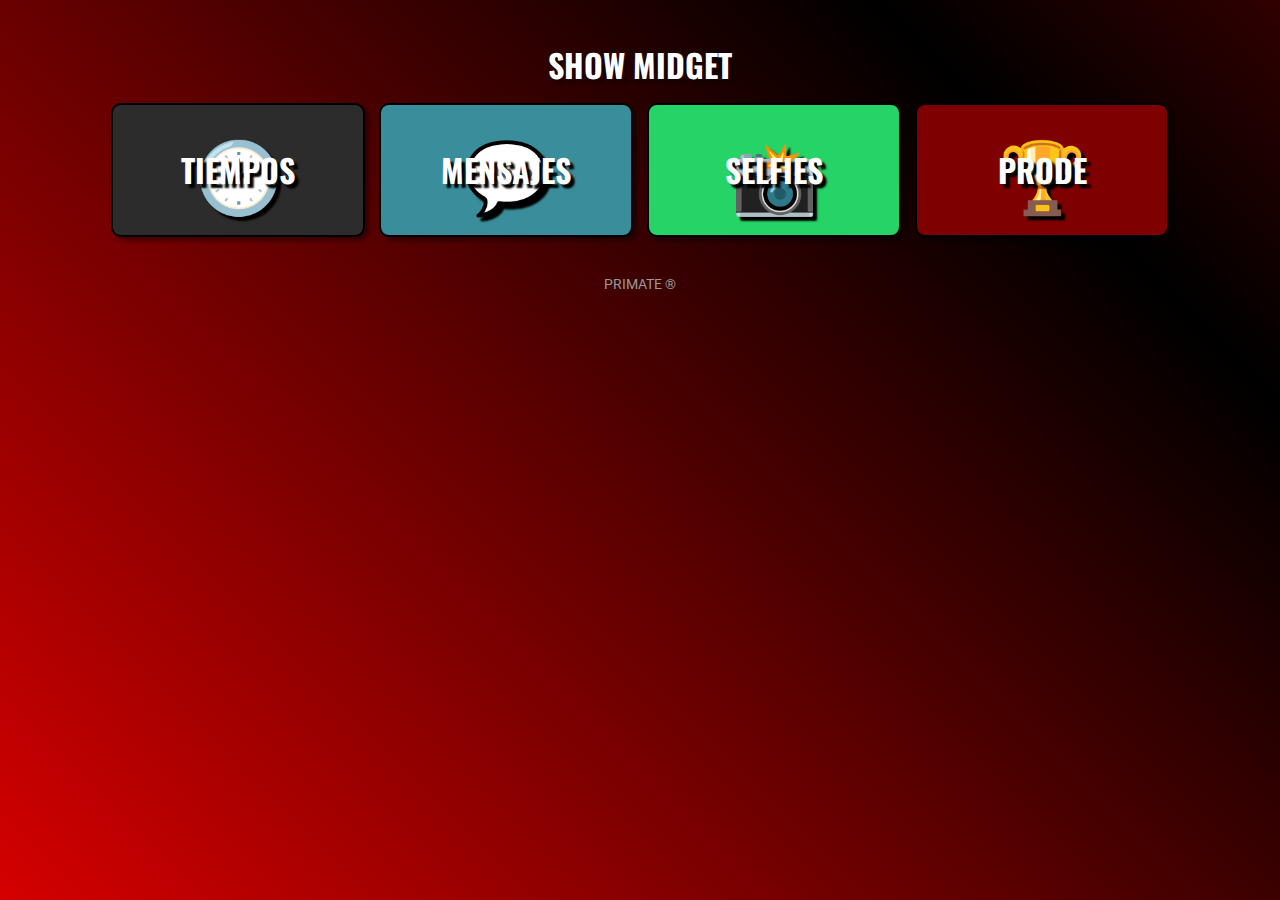
<file: index.html>
<!DOCTYPE html>
<html lang="es">
<head>
    <meta charset="UTF-8">
    <meta name="viewport" content="width=device-width, initial-scale=1.0">
    <title>SHOW MIDGET</title>
    <link href="https://fonts.googleapis.com/css2?family=Oswald:wght@300;400;500;700&family=Roboto:wght@300;400;500&display=swap" rel="stylesheet">
    <style>
        body {
            font-family: 'Roboto', sans-serif;
            text-align: center;
            padding: 20px;
            margin: 0;
            background: linear-gradient(45deg, red, black, red, black);
            background-size: 400% 400%;
            animation: gradientAnimation 15s ease infinite;
        }

        @keyframes gradientAnimation {
            0% { background-position: 0% 50%; }
            50% { background-position: 100% 50%; }
            100% { background-position: 0% 50%; }
        }

        h1 {
            margin-bottom: 10px;
            color: white;
            font-weight: bold;
            font-family: 'Oswald', sans-serif;
            text-shadow: 4px 4px 4px rgba(0, 0, 0, 0.4);
        }

        .btn {
            position: relative;
            display: inline-block;
            width: 250px;
            height: 130px;
            margin: 5px;
            font-size: 32px;
            border: 2px solid black;
            text-shadow: 4px 4px 2px rgba(0, 0, 0, 1);
            border-radius: 10px;
            cursor: pointer;
            text-decoration: none;
            font-weight: bold;
            box-shadow: 4px 4px 4px rgba(0, 0, 0, 0.4);
            overflow: hidden;
            text-align: center;
            line-height: 120px;
            font-family: 'Oswald', sans-serif;
        }

        .btn::before {
            content: '';
            position: absolute;
            left: 50%;
            top: 50%;
            transform: translate(-50%, -50%);
            font-size: 70px;
            z-index: 1;
        }

        .rojo { background-color: #2C2C2C; }
        .verde { background-color: #25D366; }
        .azul { background-color: #3A8E9B ; }
        .amarillo { background-color: #7F0000; }

        #creditos {
            margin-top:30px;
            font-size: 14px;
            color: #999;
        }

        .rojo::before { content: '🕑'; }
        .azul::before { content: '💬'; }
        .verde::before { content: '📸'; }
        .amarillo::before { content: '🏆'; }

        .btn span {
            position: relative;
            z-index: 1;
            display: inline-block;
            vertical-align: middle;
            color: white;
            text-shadow: 4px 4px 2px rgba(0, 0, 0, 1);
        }
    </style>
</head>
<body>
    <h1>SHOW MIDGET</h1>
    <a href="/tiempos" class="btn rojo"><span>TIEMPOS</span></a>
    <a href="pagina_mensaje_pantalla.html" class="btn azul"><span>MENSAJES</span></a>
    <a href="https://wa.me/5492914686353?text=Hola%20quiero%20enviar%20mi%20selfie!" class="btn verde"><span>SELFIES</span></a>
    <a href="https://app.sli.do/event/kE4DFoKFjVV4Wjy8tGUste" class="btn amarillo"><span>PRODE</span></a>

    <div id="creditos">
        <a href="http://www.primate.com.ar" target="_blank" style="color: #999; text-decoration: none;">PRIMATE ®</a>
    </div>
</body>
</html>
</file>
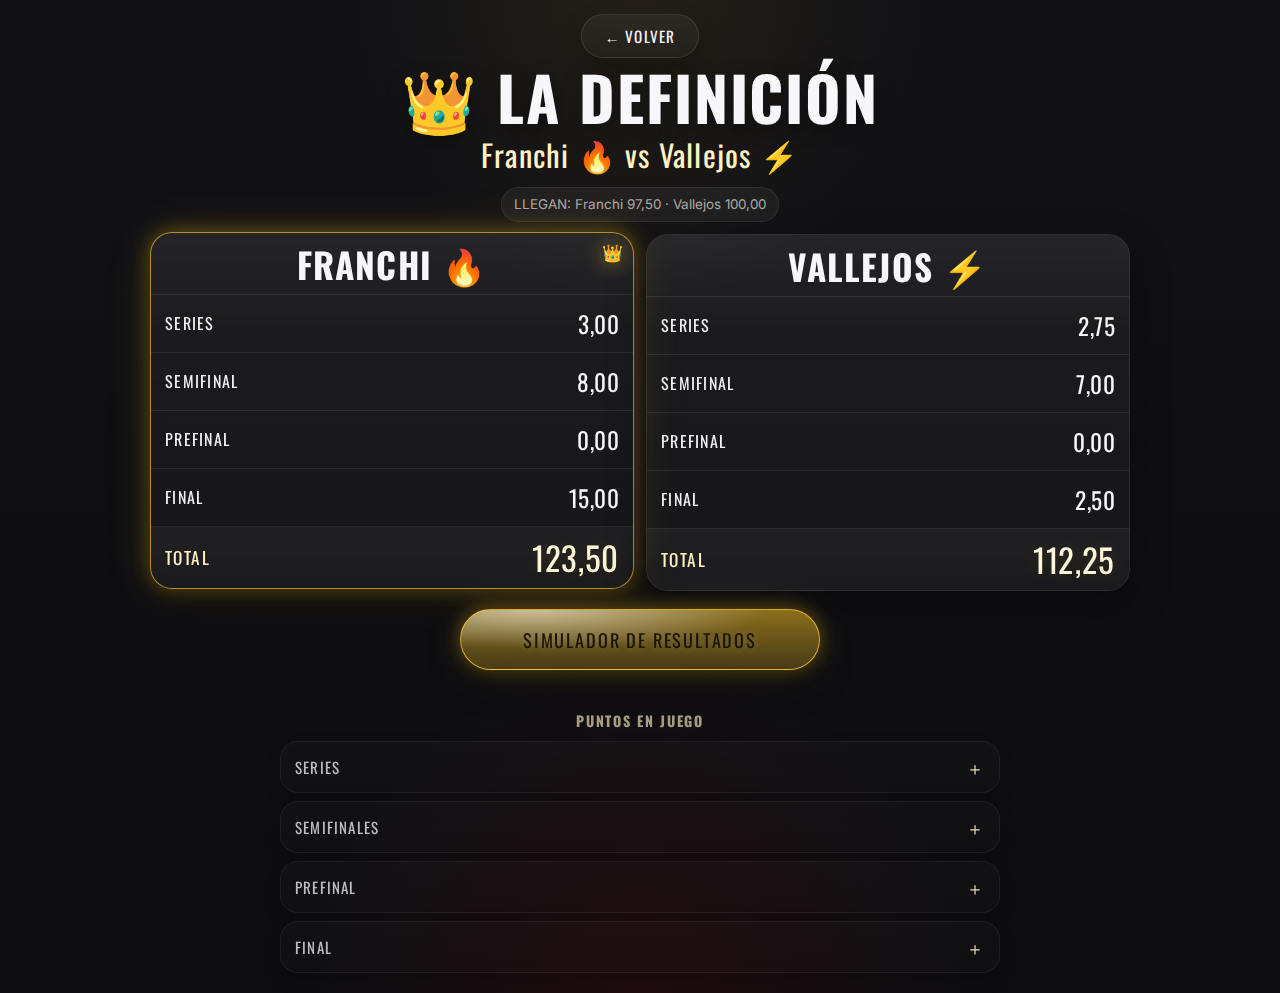
<file: definicion/index.html>
<!DOCTYPE html>
<html lang="es">
<head>
  <meta charset="UTF-8" />
  <meta name="viewport" content="width=device-width, initial-scale=1" />
  <title>👑 LA DEFINICIÓN | DARSUR</title>
  <meta name="theme-color" content="#0d0d10" />
  <link rel="preconnect" href="https://fonts.googleapis.com">
  <link rel="preconnect" href="https://fonts.gstatic.com" crossorigin>
  <link href="https://fonts.googleapis.com/css2?family=Oswald:wght@400;500;600;700&family=Inter:wght@400;500;600;700;800&display=swap" rel="stylesheet">
  <style>
    :root{
      --bg:#0d0d10;
      --panel:#141419;
      --panel-2:#191921;
      --line:rgba(255,255,255,.09);
      --text:#f7f7fb;
      --muted:rgba(255,255,255,.62);
      --gold:#ffc928;
      --gold-soft:rgba(255,201,40,.18);
      --gold-border:rgba(255,201,40,.68);
      --shadow:0 16px 40px rgba(0,0,0,.32);
      --lead-shadow:0 0 20px rgba(255,201,40,.34), 0 0 48px rgba(255,201,40,.16);
      --radius:22px;
    }

    *{box-sizing:border-box}
    html,body{margin:0;padding:0;background:var(--bg);color:var(--text)}
    body{
      font-family:"Inter",system-ui,-apple-system,"Segoe UI",Arial,sans-serif;
      min-height:100dvh;
      background:
        radial-gradient(circle at top, rgba(255,201,40,.08), transparent 26%),
        radial-gradient(circle at bottom, rgba(160,0,0,.12), transparent 28%),
        linear-gradient(180deg, #111116 0%, #0d0d10 100%);
    }

    .wrap{
      width:min(980px, calc(100% - 22px));
      margin:0 auto;
      padding:14px 0 20px;
    }




    .topbar{
      display:flex;
      justify-content:center;
      margin-bottom:10px;
    }

    .back{
      display:inline-flex;
      align-items:center;
      justify-content:center;
      min-width:118px;
      padding:10px 16px;
      border-radius:999px;
      border:1px solid rgba(255,255,255,.1);
      background:linear-gradient(180deg, rgba(255,255,255,.05), rgba(255,255,255,.02));
      color:#f4f4f8;
      text-decoration:none;
      font-family:"Oswald", sans-serif;
      font-size:.95rem;
      letter-spacing:.08em;
      text-transform:uppercase;
      box-shadow:0 10px 24px rgba(0,0,0,.22);
    }

    .hero{
      text-align:center;
      margin-bottom:12px;
    }

    .title{
      margin:0;
      font-family:"Oswald", sans-serif;
      font-size:clamp(2rem, 7vw, 3.8rem);
      font-weight:700;
      letter-spacing:.03em;
      line-height:.95;
      text-transform:uppercase;
      text-shadow:0 6px 20px rgba(0,0,0,.35);
    }

    .vs{
      margin:6px 0 0;
      font-family:"Oswald", sans-serif;
      font-size:clamp(1.15rem, 4.4vw, 1.9rem);
      letter-spacing:.04em;
      color:#fff2c2;
    }

    .arrival{
      margin:10px auto 0;
      width:fit-content;
      max-width:100%;
      padding:8px 12px;
      border-radius:999px;
      background:rgba(255,255,255,.05);
      border:1px solid rgba(255,255,255,.08);
      color:var(--muted);
      font-size:.84rem;
      line-height:1.25;
      text-align:center;
    }

    .board{
      display:grid;
      grid-template-columns:repeat(2, minmax(0,1fr));
      gap:12px;
      align-items:start;
    }

    .card{
      position:relative;
      background:linear-gradient(180deg, rgba(255,255,255,.055), rgba(255,255,255,.03));
      border:1px solid var(--line);
      border-radius:var(--radius);
      overflow:hidden;
      box-shadow:var(--shadow);
      transition:border-color .25s ease, box-shadow .25s ease, transform .25s ease;
      backdrop-filter: blur(6px);
    }

    .card::before{
      content:"";
      position:absolute;
      inset:0;
      pointer-events:none;
      background:linear-gradient(180deg, rgba(255,255,255,.05), transparent 28%);
      opacity:.7;
    }

    .card.leader{
      border-color:var(--gold-border);
      box-shadow:var(--shadow), var(--lead-shadow);
      transform:translateY(-2px);
    }

    .card.leader::after{
      content:"";
      position:absolute;
      inset:-30% -50%;
      pointer-events:none;
      background:linear-gradient(115deg, transparent 45%, rgba(255,255,255,.22) 50%, transparent 55%);
      transform:translateX(-60%) rotate(10deg);
      animation:shine 3s ease-in-out infinite;
    }

    .card.champion{
      border-color:rgba(255,201,40,.92);
      box-shadow:
        0 22px 56px rgba(0,0,0,.4),
        0 0 26px rgba(255,201,40,.6),
        0 0 64px rgba(255,201,40,.28);
      transform:translateY(-4px) scale(1.01);
    }

    .card.champion::after{
      content:"";
      position:absolute;
      inset:-35% -60%;
      pointer-events:none;
      background:linear-gradient(115deg, transparent 44%, rgba(255,255,255,.34) 50%, transparent 56%);
      transform:translateX(-60%) rotate(10deg);
      animation:shine 2.4s ease-in-out infinite;
    }

    .card.champion .head{
      background:
        radial-gradient(120% 160% at 50% 0%, rgba(255,201,40,.18), transparent 62%),
        linear-gradient(180deg, rgba(255,255,255,.02), rgba(255,255,255,0));
    }

    .champion-badge{
      position:absolute;
      left:50%;
      top:12px;
      transform:translateX(-50%);
      padding:5px 10px;
      border-radius:999px;
      border:1px solid rgba(255,201,40,.72);
      background:rgba(255,201,40,.14);
      color:#fff4c7;
      font-family:"Oswald", sans-serif;
      font-size:.72rem;
      letter-spacing:.12em;
      text-transform:uppercase;
      opacity:0;
      transition:opacity .22s ease, transform .22s ease;
      box-shadow:0 0 18px rgba(255,201,40,.18);
      white-space:nowrap;
    }

    .card.champion .champion-badge{
      opacity:1;
      transform:translateX(-50%) translateY(0);
    }

    @keyframes shine{
      0%{transform:translateX(-60%) rotate(10deg);opacity:.08}
      45%{opacity:.34}
      100%{transform:translateX(60%) rotate(10deg);opacity:.08}
    }

    .head{
      padding:14px 12px 12px;
      border-bottom:1px solid var(--line);
      text-align:center;
      position:relative;
      z-index:1;
    }

    .lead-crown{
      position:absolute;
      top:10px;
      right:10px;
      font-size:1.05rem;
      opacity:0;
      transform:scale(.85);
      transition:opacity .2s ease, transform .2s ease;
      filter:drop-shadow(0 0 10px rgba(255,201,40,.6));
    }

    .card.leader .lead-crown{
      opacity:1;
      transform:scale(1);
    }

    .name{
      margin:0;
      font-family:"Oswald", sans-serif;
      font-size:clamp(1.5rem, 5vw, 2.2rem);
      line-height:1;
      letter-spacing:.03em;
      text-transform:uppercase;
    }

    .grid{
      position:relative;
      z-index:1;
    }

    .row{
      display:grid;
      grid-template-columns:1fr auto;
      gap:10px;
      align-items:center;
      padding:14px 14px;
      border-bottom:1px solid var(--line);
      min-height:58px;
    }

    .row:last-child{border-bottom:none}

    .label{
      font-family:"Oswald", sans-serif;
      font-size:1rem;
      letter-spacing:.08em;
      text-transform:uppercase;
      color:#f0f0f4;
    }

    .value{
      font-family:"Oswald", sans-serif;
      font-size:1.45rem;
      line-height:1;
      letter-spacing:.02em;
      min-width:66px;
      text-align:right;
    }

    .row.total{
      background:linear-gradient(180deg, rgba(255,255,255,.04), rgba(255,255,255,.02));
    }

    .row.total .label{
      color:#fff2c2;
      font-size:1.08rem;
    }

    .row.total .value{
      font-size:2.05rem;
      color:#fff6d9;
      text-shadow:0 0 18px rgba(255,201,40,.16);
    }



    .points-guide{
      width:min(720px, calc(100% - 14px));
      margin:40px auto 0;
      display:grid;
      gap:8px;
      opacity:.88;
    }

    .guide-title{
      margin:0 0 2px;
      font-family:"Oswald", sans-serif;
      font-size:.88rem;
      letter-spacing:.12em;
      text-transform:uppercase;
      color:rgba(255,242,194,.72);
      text-align:center;
    }

    .guide-item{
      border:1px solid rgba(255,255,255,.07);
      border-radius:18px;
      background:linear-gradient(180deg, rgba(255,255,255,.025), rgba(255,255,255,.015));
      overflow:hidden;
      box-shadow:0 8px 20px rgba(0,0,0,.18);
    }

    .guide-item summary{
      list-style:none;
      cursor:pointer;
      padding:11px 14px;
      font-family:"Oswald", sans-serif;
      font-size:.94rem;
      letter-spacing:.08em;
      text-transform:uppercase;
      display:flex;
      align-items:center;
      justify-content:space-between;
      color:rgba(243,243,247,.88);
    }

    .guide-item summary::-webkit-details-marker{display:none}

    .guide-item summary::after{
      content:"＋";
      font-size:1.15rem;
      color:#fff2c2;
      transition:transform .2s ease;
    }

    .guide-item[open] summary::after{
      content:"−";
    }

    .guide-body{
      padding:0 14px 12px;
      border-top:1px solid rgba(255,255,255,.07);
    }

    .pts-row{
      display:grid;
      grid-template-columns:1fr auto;
      gap:12px;
      align-items:center;
      min-height:32px;
      border-bottom:1px solid rgba(255,255,255,.05);
      color:rgba(239,239,244,.9);
      font-size:.92rem;
    }

    .pts-row:last-child{border-bottom:none}

    .pts-pos{
      opacity:.92;
    }

    .pts-val{
      font-family:"Oswald", sans-serif;
      font-size:1rem;
      letter-spacing:.03em;
      color:#fff6d9;
    }


    .sim-link-wrap{
      margin:18px auto 0;
      display:flex;
      justify-content:center;
    }

    .sim-link{
      position:relative;
      display:inline-flex;
      align-items:center;
      justify-content:center;
      min-width:min(100%, 360px);
      padding:16px 26px;
      border-radius:999px;
      text-decoration:none;
      font-family:"Oswald", sans-serif;
      font-size:1.14rem;
      letter-spacing:.1em;
      text-transform:uppercase;
      color:#1a1400;
      border:1px solid rgba(255,201,40,.78);
      background:
        radial-gradient(120% 120% at 20% 0%, rgba(255,255,255,.55) 0%, rgba(255,255,255,0) 55%),
        linear-gradient(180deg, rgba(255,201,40,.52), rgba(255,201,40,.24));
      box-shadow:
        0 16px 34px rgba(0,0,0,.28),
        0 0 18px rgba(255,201,40,.35),
        0 0 44px rgba(255,201,40,.14);
      transition:transform .2s ease, border-color .2s ease, box-shadow .2s ease;
      overflow:hidden;
    }

    .sim-link::before{
      content:"";
      position:absolute;
      inset:-35% -60%;
      background:linear-gradient(115deg, transparent 45%, rgba(255,255,255,.42) 50%, transparent 55%);
      transform:translateX(-55%) rotate(10deg);
      opacity:.55;
      animation:shine 2.8s ease-in-out infinite;
      pointer-events:none;
    }

    .sim-link span{
      position:relative;
      z-index:1;
      text-shadow:0 1px 8px rgba(255,255,255,.18);
    }

    .sim-link:hover{
      transform:translateY(-2px);
      border-color:rgba(255,201,40,.95);
      box-shadow:
        0 18px 36px rgba(0,0,0,.32),
        0 0 22px rgba(255,201,40,.46),
        0 0 54px rgba(255,201,40,.2);
    }

    .confetti-layer{
      position:fixed;
      inset:0;
      pointer-events:none;
      overflow:hidden;
      z-index:99;
    }

    .confetti{
      position:absolute;
      top:-10vh;
      width:10px;
      height:18px;
      border-radius:2px;
      opacity:.95;
      animation:confettiFall linear forwards;
      will-change:transform, opacity;
    }

    @keyframes confettiFall{
      0%{
        transform:translate3d(0, -12vh, 0) rotate(0deg);
        opacity:0;
      }
      10%{opacity:1}
      100%{
        transform:translate3d(var(--drift, 0px), 112vh, 0) rotate(var(--spin, 720deg));
        opacity:0;
      }
    }

    @media (max-width:700px){
      .sim-link-wrap{margin-top:16px}
      .sim-link{
        min-width:min(100%, 320px);
        width:min(100%, 320px);
        padding:15px 20px;
        font-size:1.02rem;
      }

      .points-guide{margin-top:40px; gap:7px}
      .guide-title{font-size:.82rem}
      .guide-item summary{padding:11px 12px; font-size:.94rem}
      .guide-body{padding:0 12px 10px}
      .pts-row{font-size:.9rem; min-height:30px}
    }

    @media (max-width:700px){
      .wrap{width:min(100%, calc(100% - 12px)); padding:10px 0 14px}
      .board{gap:8px}
      .head{padding:12px 8px 10px}
      .row{padding:12px 10px; min-height:52px}
      .label{font-size:.92rem; letter-spacing:.06em}
      .value{font-size:1.25rem; min-width:52px}
      .row.total .value{font-size:1.72rem}
      .arrival{font-size:.76rem; padding:7px 10px}
    }
  </style>
</head>
<body>
  <main class="wrap">

    <div class="topbar">
      <a class="back" href="/">← Volver</a>
    </div>

    <section class="hero">
      <h1 class="title">👑 LA DEFINICIÓN</h1>
      <p class="vs">Franchi 🔥 vs Vallejos ⚡</p>
      <div class="arrival">LLEGAN: Franchi <span id="arrival-franchi">97,50</span> · Vallejos <span id="arrival-vallejos">100,00</span></div>
    </section>

    <section class="board">
      <article class="card" id="card-franchi">
        <div class="head">
          <div class="lead-crown">👑</div>
          <div class="champion-badge">Campeón</div>
          <h2 class="name">Franchi 🔥</h2>
        </div>
        <div class="grid">
          <div class="row"><div class="label">Series</div><div class="value" id="franchi-series">0,00</div></div>
          <div class="row"><div class="label">Semifinal</div><div class="value" id="franchi-semifinal">0,00</div></div>
          <div class="row"><div class="label">Prefinal</div><div class="value" id="franchi-prefinal">0,00</div></div>
          <div class="row"><div class="label">Final</div><div class="value" id="franchi-final">0,00</div></div>
          <div class="row total"><div class="label">Total</div><div class="value" id="franchi-total">97,50</div></div>
        </div>
      </article>

      <article class="card" id="card-vallejos">
        <div class="head">
          <div class="lead-crown">👑</div>
          <div class="champion-badge">Campeón</div>
          <h2 class="name">Vallejos ⚡</h2>
        </div>
        <div class="grid">
          <div class="row"><div class="label">Series</div><div class="value" id="vallejos-series">0,00</div></div>
          <div class="row"><div class="label">Semifinal</div><div class="value" id="vallejos-semifinal">0,00</div></div>
          <div class="row"><div class="label">Prefinal</div><div class="value" id="vallejos-prefinal">0,00</div></div>
          <div class="row"><div class="label">Final</div><div class="value" id="vallejos-final">0,00</div></div>
          <div class="row total"><div class="label">Total</div><div class="value" id="vallejos-total">100,00</div></div>
        </div>
      </article>
    </section>

    <div class="sim-link-wrap">
      <a class="sim-link" href="/simulador/index.html"><span>Simulador de resultados</span></a>
    </div>

    <section class="points-guide" aria-label="Puntos en juego">
      <h3 class="guide-title">Puntos en juego</h3>

      <details class="guide-item">
        <summary>Series</summary>
        <div class="guide-body">
          <div class="pts-row"><div class="pts-pos">1°</div><div class="pts-val">3,00</div></div>
          <div class="pts-row"><div class="pts-pos">2°</div><div class="pts-val">2,75</div></div>
          <div class="pts-row"><div class="pts-pos">3°</div><div class="pts-val">2,50</div></div>
          <div class="pts-row"><div class="pts-pos">4°</div><div class="pts-val">2,25</div></div>
          <div class="pts-row"><div class="pts-pos">5°</div><div class="pts-val">2,00</div></div>
          <div class="pts-row"><div class="pts-pos">6°</div><div class="pts-val">1,75</div></div>
          <div class="pts-row"><div class="pts-pos">7°</div><div class="pts-val">1,50</div></div>
          <div class="pts-row"><div class="pts-pos">8°</div><div class="pts-val">0,50</div></div>
        </div>
      </details>

      <details class="guide-item">
        <summary>Semifinales</summary>
        <div class="guide-body">
          <div class="pts-row"><div class="pts-pos">1°</div><div class="pts-val">8,00</div></div>
          <div class="pts-row"><div class="pts-pos">2°</div><div class="pts-val">7,00</div></div>
          <div class="pts-row"><div class="pts-pos">3°</div><div class="pts-val">6,00</div></div>
          <div class="pts-row"><div class="pts-pos">4°</div><div class="pts-val">5,00</div></div>
          <div class="pts-row"><div class="pts-pos">5°</div><div class="pts-val">4,00</div></div>
          <div class="pts-row"><div class="pts-pos">6°</div><div class="pts-val">3,50</div></div>
          <div class="pts-row"><div class="pts-pos">7°</div><div class="pts-val">3,00</div></div>
          <div class="pts-row"><div class="pts-pos">8°</div><div class="pts-val">2,50</div></div>
          <div class="pts-row"><div class="pts-pos">9°</div><div class="pts-val">2,00</div></div>
          <div class="pts-row"><div class="pts-pos">10°</div><div class="pts-val">1,50</div></div>
          <div class="pts-row"><div class="pts-pos">11°</div><div class="pts-val">1,00</div></div>
          <div class="pts-row"><div class="pts-pos">12°</div><div class="pts-val">0,50</div></div>
        </div>
      </details>

      <details class="guide-item">
        <summary>Prefinal</summary>
        <div class="guide-body">
          <div class="pts-row"><div class="pts-pos">1°</div><div class="pts-val">2,00</div></div>
          <div class="pts-row"><div class="pts-pos">2°</div><div class="pts-val">1,00</div></div>
        </div>
      </details>

      <details class="guide-item">
        <summary>Final</summary>
        <div class="guide-body">
          <div class="pts-row"><div class="pts-pos">1°</div><div class="pts-val">15,00</div></div>
          <div class="pts-row"><div class="pts-pos">2°</div><div class="pts-val">12,00</div></div>
          <div class="pts-row"><div class="pts-pos">3°</div><div class="pts-val">10,00</div></div>
          <div class="pts-row"><div class="pts-pos">4°</div><div class="pts-val">7,00</div></div>
          <div class="pts-row"><div class="pts-pos">5°</div><div class="pts-val">6,00</div></div>
          <div class="pts-row"><div class="pts-pos">6°</div><div class="pts-val">5,50</div></div>
          <div class="pts-row"><div class="pts-pos">7°</div><div class="pts-val">5,00</div></div>
          <div class="pts-row"><div class="pts-pos">8°</div><div class="pts-val">4,50</div></div>
          <div class="pts-row"><div class="pts-pos">9°</div><div class="pts-val">4,00</div></div>
          <div class="pts-row"><div class="pts-pos">10°</div><div class="pts-val">3,50</div></div>
          <div class="pts-row"><div class="pts-pos">11°</div><div class="pts-val">3,00</div></div>
          <div class="pts-row"><div class="pts-pos">12°</div><div class="pts-val">2,50</div></div>
        </div>
      </details>
    </section>

  </main>

  <div class="confetti-layer" id="confetti-layer" aria-hidden="true"></div>

  <script>
    const data = {
      franchi: {
        base: 97.5,
        series: 3,
        semifinal: 8,
        prefinal: 0,
        final: 15,
      },
      vallejos: {
        base: 100,
        series: 2.75,
        semifinal: 7,
        prefinal: 0,
        final: 2.5,
      }
    };

    // CAMPEÓN MANUAL:
    // 'none'      = sin campeón confirmado
    // 'franchi'   = coronar a Franchi
    // 'vallejos'  = coronar a Vallejos
    const MANUAL_CHAMPION = 'Franchi';

    let confirmedChampion = MANUAL_CHAMPION === 'none' ? null : MANUAL_CHAMPION;

    const confettiLayer = document.getElementById('confetti-layer');
    let confettiInterval = null;
    let confettiStopTimer = null;

    const formatPts = (n) => new Intl.NumberFormat('es-AR', {
      minimumFractionDigits: 2,
      maximumFractionDigits: 2
    }).format(n);

    function totalOf(driver){
      return driver.base + driver.series + driver.semifinal + driver.prefinal + driver.final;
    }

    function renderDriver(key){
      const d = data[key];
      document.getElementById(`${key}-series`).textContent = formatPts(d.series);
      document.getElementById(`${key}-semifinal`).textContent = formatPts(d.semifinal);
      document.getElementById(`${key}-prefinal`).textContent = formatPts(d.prefinal);
      document.getElementById(`${key}-final`).textContent = formatPts(d.final);
      document.getElementById(`${key}-total`).textContent = formatPts(totalOf(d));
    }

    function renderLeader(){
      const tFranchi = totalOf(data.franchi);
      const tVallejos = totalOf(data.vallejos);
      const cardFranchi = document.getElementById('card-franchi');
      const cardVallejos = document.getElementById('card-vallejos');

      cardFranchi.classList.remove('leader', 'champion');
      cardVallejos.classList.remove('leader', 'champion');

      if (confirmedChampion === 'franchi'){
        cardFranchi.classList.add('champion');
        return;
      }

      if (confirmedChampion === 'vallejos'){
        cardVallejos.classList.add('champion');
        return;
      }

      if (tFranchi > tVallejos) cardFranchi.classList.add('leader');
      if (tVallejos > tFranchi) cardVallejos.classList.add('leader');
    }

    function createConfettiBurst(){
      const colors = ['#ffc928', '#fff3c0', '#ffffff', '#ff8a00', '#ffd84f'];
      const pieces = 110;

      for(let i = 0; i < pieces; i++){
        const piece = document.createElement('span');
        piece.className = 'confetti';
        const left = Math.random() * 100;
        const drift = `${(Math.random() - 0.5) * 240}px`;
        const spin = `${(Math.random() > 0.5 ? 1 : -1) * (360 + Math.random() * 1080)}deg`;
        const duration = 2.9 + Math.random() * 2.2;
        const delay = Math.random() * 0.7;
        const width = 7 + Math.random() * 7;
        const height = 12 + Math.random() * 12;

        piece.style.left = `${left}%`;
        piece.style.width = `${width}px`;
        piece.style.height = `${height}px`;
        piece.style.background = colors[Math.floor(Math.random() * colors.length)];
        piece.style.setProperty('--drift', drift);
        piece.style.setProperty('--spin', spin);
        piece.style.animationDuration = `${duration}s`;
        piece.style.animationDelay = `${delay}s`;

        confettiLayer.appendChild(piece);

        window.setTimeout(() => {
          piece.remove();
        }, (duration + delay + 0.2) * 1000);
      }
    }

    function startConfettiLoop(durationMs = 60000){
      window.clearInterval(confettiInterval);
      window.clearTimeout(confettiStopTimer);
      confettiLayer.innerHTML = '';

      createConfettiBurst();
      confettiInterval = window.setInterval(createConfettiBurst, 1800);

      confettiStopTimer = window.setTimeout(() => {
        window.clearInterval(confettiInterval);
        confettiInterval = null;
      }, durationMs);
    }

    function setChampion(key){
      confirmedChampion = key === 'none' ? null : key;
      renderLeader();

      if (confirmedChampion){
        startConfettiLoop(60000);
      } else {
        window.clearInterval(confettiInterval);
        window.clearTimeout(confettiStopTimer);
        confettiInterval = null;
        confettiLayer.innerHTML = '';
      }
    }

    function render(){
      document.getElementById('arrival-franchi').textContent = formatPts(data.franchi.base);
      document.getElementById('arrival-vallejos').textContent = formatPts(data.vallejos.base);
      renderDriver('franchi');
      renderDriver('vallejos');
      renderLeader();
    }

    render();
    if (confirmedChampion) startConfettiLoop(60000);
  </script>
</body>
</html>
</file>
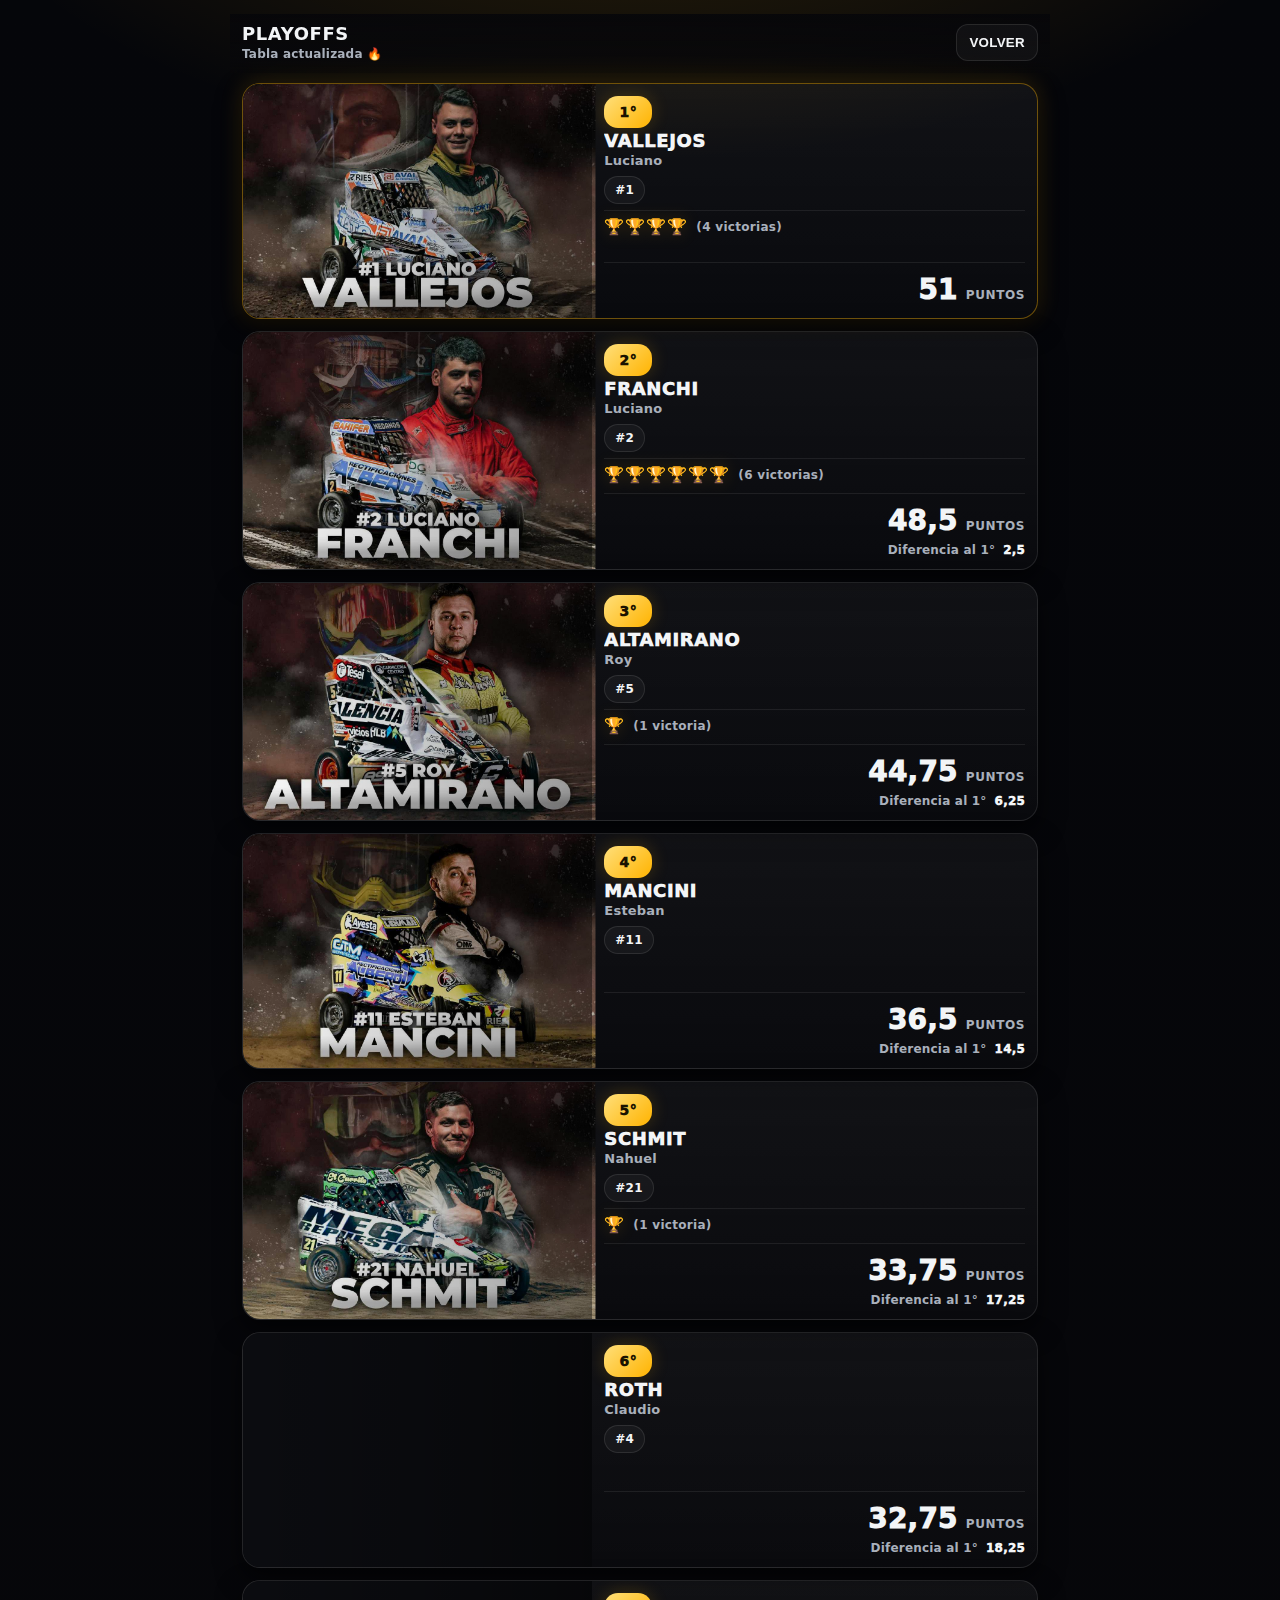
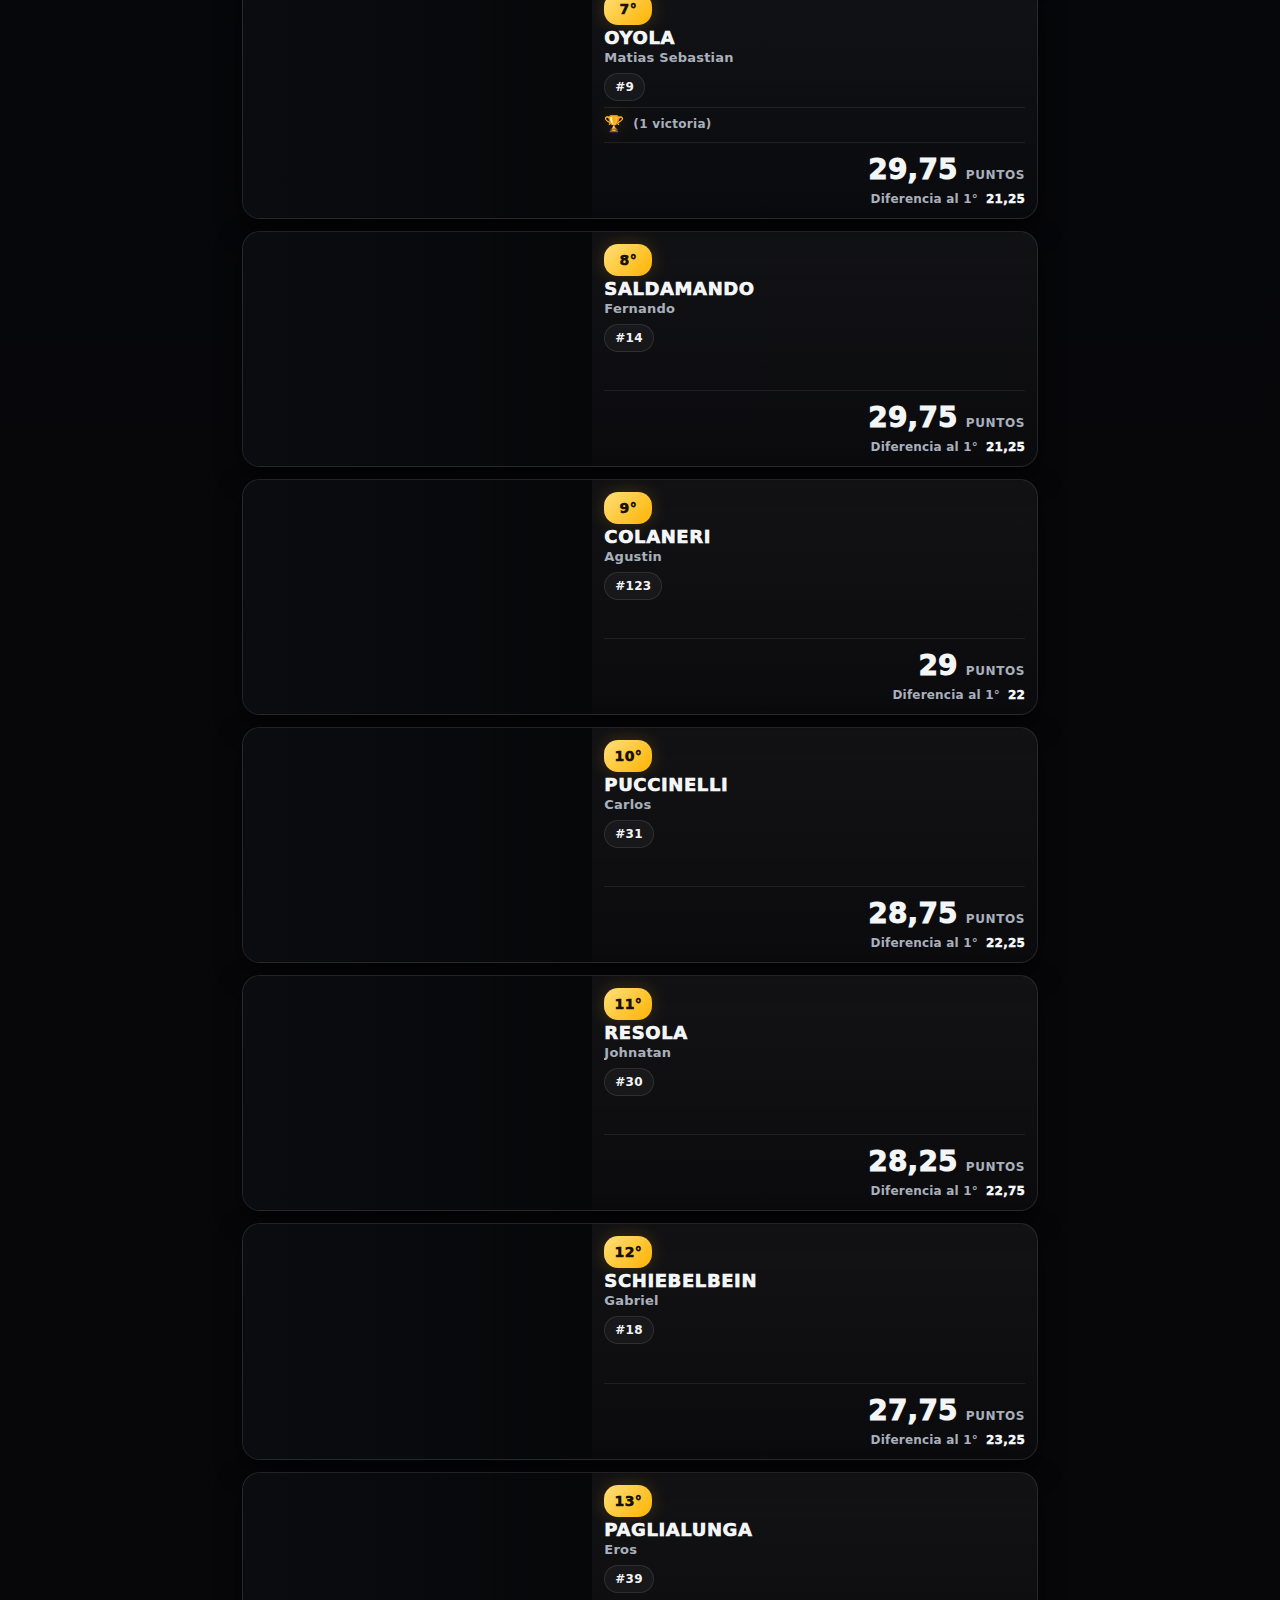
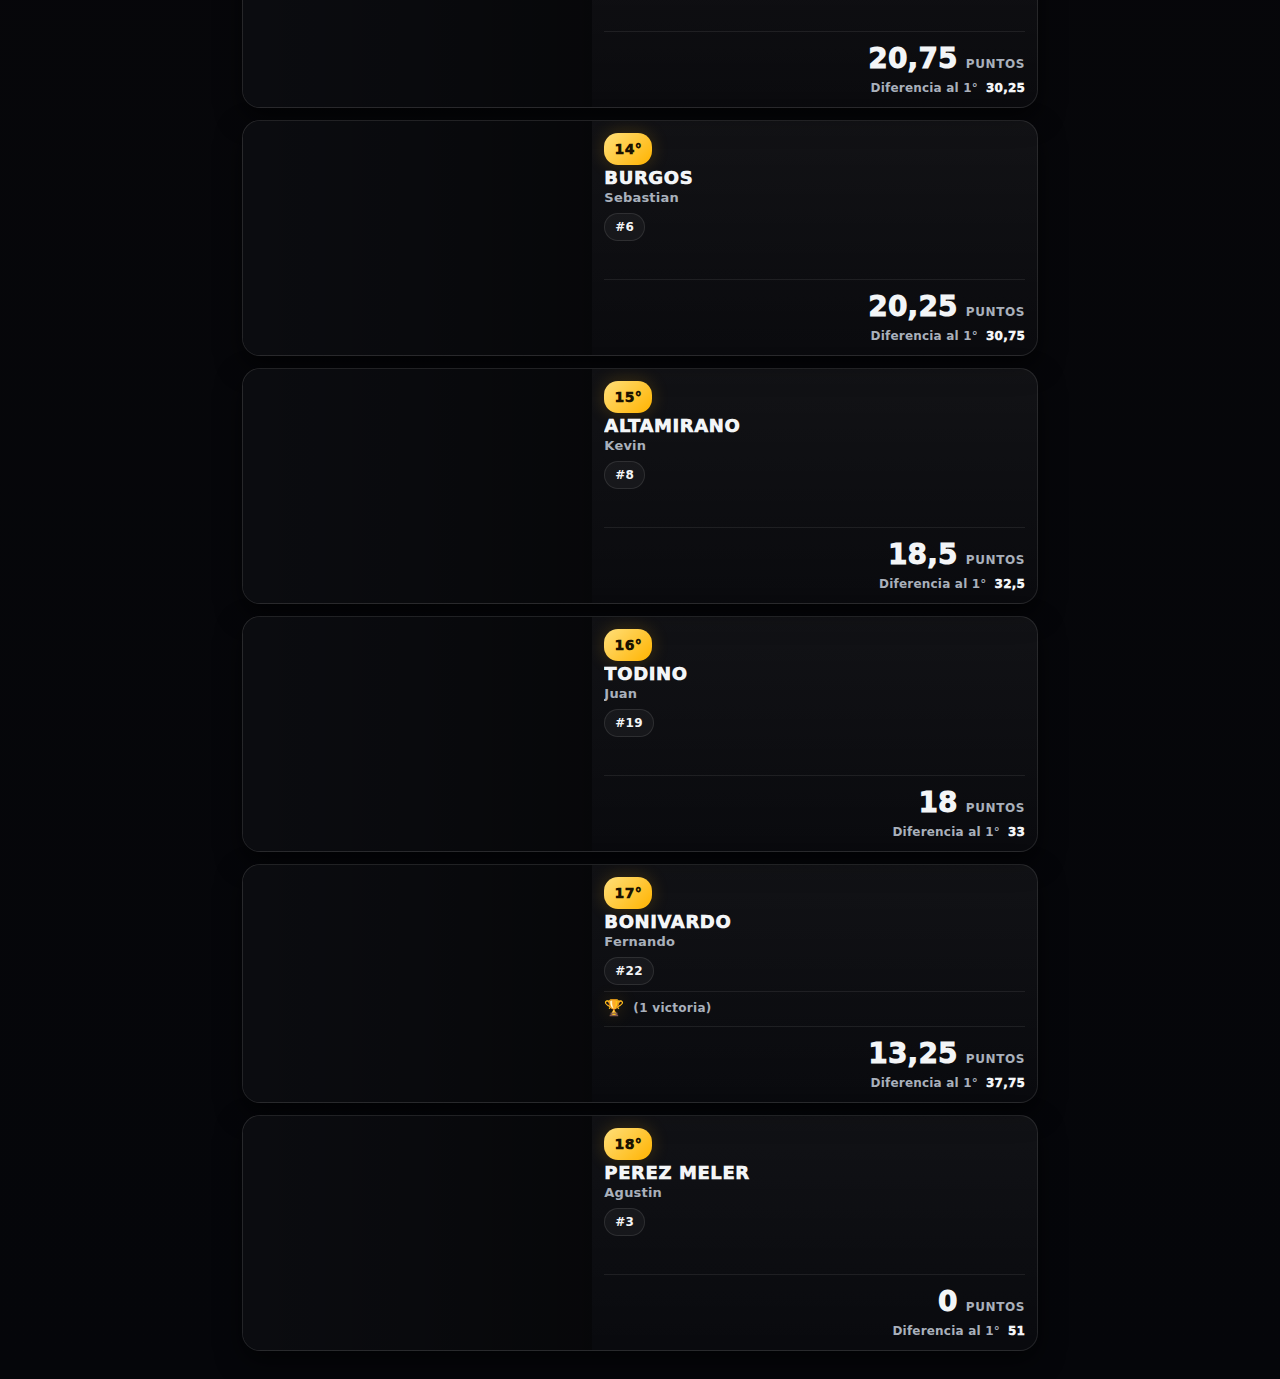
<file: playoffs/index.html>
<!doctype html>
<html lang="es">
<head>
  <meta charset="utf-8" />
  <meta name="viewport" content="width=device-width, initial-scale=1, viewport-fit=cover" />
  <title>Playoffs</title>
  <style>
    :root{
      --bg:#07070a;
      --card:#0f1116;
      --muted:#a9b0bb;
      --text:#f3f5f7;
      --line: rgba(255,255,255,.10);
      --gold1:#ffdf7a;
      --gold2:#ffb300;
      --shadow: 0 10px 26px rgba(0,0,0,.55);
    }

    *{box-sizing:border-box}
    body{
      margin:0;
      background:
        radial-gradient(1200px 600px at 50% -200px, rgba(255,179,0,.18), transparent 60%),
        linear-gradient(180deg, #05060a 0%, #07070a 60%, #05060a 100%);
      color:var(--text);
      font-family: system-ui, -apple-system, Segoe UI, Roboto, Arial, sans-serif;
      -webkit-font-smoothing: antialiased;
      -webkit-tap-highlight-color: transparent;
    }

    .wrap{
      max-width: 820px;
      margin: 0 auto;
      padding: 14px 12px 28px;
    }

    header{
      position: sticky;
      top: 0;
      z-index: 10;
      padding: 10px 12px 12px;
      margin: 0 -12px 10px;
      background: linear-gradient(180deg, rgba(7,7,10,.95) 0%, rgba(7,7,10,.75) 70%, rgba(7,7,10,0) 100%);
      backdrop-filter: blur(6px);
    }

    .topbar{
      display:flex;
      align-items:center;
      justify-content:space-between;
      gap:10px;
    }

    .title{
      display:flex;
      flex-direction:column;
      line-height:1.1;
    }
    .title h1{
      margin:0;
      font-size: 18px;
      letter-spacing:.6px;
      text-transform: uppercase;
    }
    .title small{
      color:var(--muted);
      font-size: 12px;
      margin-top: 4px;
      font-weight: 800;
      letter-spacing:.2px;
    }

    .btn-back{
      appearance:none;
      border:1px solid var(--line);
      background: rgba(255,255,255,.04);
      color: var(--text);
      border-radius: 12px;
      padding: 10px 12px;
      font-weight: 800;
      letter-spacing:.3px;
      cursor:pointer;
      touch-action: manipulation;
    }
    .btn-back:active{transform: translateY(1px);}

    .list{
      display:flex;
      flex-direction:column;
      gap: 12px;
    }

    .card{
      display:flex;
      background: linear-gradient(180deg, rgba(255,255,255,.05), rgba(255,255,255,.02));
      border: 1px solid var(--line);
      border-radius: 18px;
      overflow:hidden;
      box-shadow: var(--shadow);
    }

    .photo{
      width: 44%;
      min-width: 150px;
      position: relative;
      background: #0b0c10;
    }
    .photo::after{
      content:"";
      position:absolute;
      inset:0;
      background: linear-gradient(90deg, rgba(0,0,0,0) 0%, rgba(0,0,0,.22) 55%, rgba(0,0,0,.42) 100%);
      pointer-events:none;
    }
    .photo img{
      width:100%;
      height:100%;
      object-fit: cover;
      display:block;
      aspect-ratio: 1200 / 804;
      transform: scale(1.02);
    }

    .info{
      flex:1;
      padding: 12px;
      display:flex;
      flex-direction:column;
      justify-content:space-between;
      gap: 10px;
      min-width: 0;
    }

    .row1{
      display:flex;
      align-items:flex-start;
      justify-content:space-between;
      gap:10px;
    }

    .pos{
      display:inline-flex;
      align-items:center;
      gap:8px;
      font-weight: 950;
      letter-spacing:.4px;
    }
    .pos .badge{
      display:inline-flex;
      align-items:center;
      justify-content:center;
      min-width: 48px;
      padding: 8px 10px;
      border-radius: 14px;
      color:#1a1200;
      background: linear-gradient(135deg, var(--gold1), var(--gold2));
      box-shadow: 0 0 18px rgba(255,179,0,.20);
      font-size: 14px;
    }

    .namebox{ margin-top: 2px; }
    .surname{
      font-size: 18px;
      font-weight: 950;
      letter-spacing:.6px;
      text-transform: uppercase;
      white-space: nowrap;
      overflow: hidden;
      text-overflow: ellipsis;
    }
    .firstname{
      margin-top: 2px;
      font-size: 13px;
      color: var(--muted);
      font-weight: 800;
      letter-spacing:.2px;
      white-space: nowrap;
      overflow: hidden;
      text-overflow: ellipsis;
    }

    .meta{
      display:flex;
      gap: 8px;
      flex-wrap: wrap;
      margin-top: 8px;
      align-items: center;
    }
    .pill{
      border:1px solid var(--line);
      background: rgba(255,255,255,.04);
      color: var(--text);
      padding: 6px 10px;
      border-radius: 999px;
      font-size: 12px;
      font-weight: 900;
      letter-spacing:.2px;
      white-space: nowrap;
    }

    /* Victorias */
    .wins{
      width: 100%;
      display:flex;
      align-items:center;
      gap: 8px;
      margin-top: 6px;
      padding-top: 8px;
      border-top: 1px solid rgba(255,255,255,.08);
    }
    .wins .icons{
      font-size: 16px;
      line-height: 1;
      filter: drop-shadow(0 0 8px rgba(255,179,0,.18));
      letter-spacing: 1px;
    }
    .wins .count{
      font-size: 12px;
      font-weight: 900;
      color: var(--muted);
      letter-spacing: .3px;
      white-space: nowrap;
    }

    /* Puntos + diferencia */
    .points-box{
      display:flex;
      flex-direction:column;
      align-items:flex-end;
      gap: 6px;
      border-top: 1px solid rgba(255,255,255,.08);
      padding-top: 10px;
    }
    .points{
      display:flex;
      align-items:baseline;
      justify-content:flex-end;
      gap: 8px;
    }
    .pts-num{
      font-size: 28px;
      font-weight: 950;
      letter-spacing:.2px;
    }
    .pts-lbl{
      font-size: 12px;
      color: var(--muted);
      font-weight: 900;
      letter-spacing:.6px;
    }
    .diff{
      display:flex;
      gap: 8px;
      align-items:baseline;
      font-size: 12px;
      color: var(--muted);
      font-weight: 900;
      letter-spacing:.2px;
      white-space: nowrap;
    }
    .diff strong{
      color: var(--text);
      font-weight: 950;
    }

    .loading, .error{
      border:1px solid var(--line);
      background: rgba(255,255,255,.04);
      border-radius: 16px;
      padding: 14px;
      color: var(--muted);
      font-weight: 800;
    }

    .card.top1{
      border-color: rgba(255,179,0,.40);
      box-shadow: 0 10px 26px rgba(0,0,0,.55), 0 0 22px rgba(255,179,0,.18);
    }

    @media (max-width: 380px){
      .photo{min-width: 135px;}
      .surname{font-size: 16px;}
      .pts-num{font-size: 26px;}
      .wins .icons{font-size: 15px;}
    }
  </style>
</head>
<body>
  <div class="wrap">
    <header>
      <div class="topbar">
        <div class="title">
          <h1>Playoffs</h1>
          <small>Tabla actualizada 🔥</small>
        </div>
        <button class="btn-back" onclick="history.back()">VOLVER</button>
      </div>
    </header>

    <div id="status" class="loading">Cargando posiciones…</div>
    <div id="list" class="list" style="display:none;"></div>
  </div>

  <script>
    const STATUS = document.getElementById('status');
    const LIST = document.getElementById('list');

    const fmt = new Intl.NumberFormat('es-AR', { minimumFractionDigits: 0, maximumFractionDigits: 2 });

    function splitName(full){
      const parts = String(full || '').trim().split(/\s+/);
      if(parts.length <= 1) return { surname: full, firstname: '' };

      const isPerezMeler = parts[0].toLowerCase() === 'perez' && (parts[1] || '').toLowerCase() === 'meler';
      if(isPerezMeler){
        return { surname: parts.slice(0,2).join(' '), firstname: parts.slice(2).join(' ') };
      }

      return { surname: parts[0], firstname: parts.slice(1).join(' ') };
    }

    function trophies(n){
      const k = Math.max(0, Number(n || 0));
      if(!k) return '';
      return '🏆'.repeat(Math.min(k, 12));
    }

    function cardHTML(row, leaderPoints){
      const {surname, firstname} = splitName(row.name);
      const imgUrl = new URL(row.photo, location.href).toString();

      const top1Class = (Number(row.pos) === 1) ? 'top1' : '';
      const w = Number(row.wins || 0);

      const winsHtml = w > 0 ? `
        <div class="wins">
          <span class="icons">${trophies(w)}</span>
          <span class="count">(${w} victoria${w === 1 ? '' : 's'})</span>
        </div>
      ` : '';

      const isLeader = Number(row.pos) === 1;
      const diff = isLeader ? 0 : Math.max(0, Number(leaderPoints) - Number(row.points));
      const diffHtml = isLeader ? '' : `
        <div class="diff">
          <span>Diferencia al 1°</span>
          <strong>${fmt.format(diff)}</strong>
        </div>
      `;

      return `
        <div class="card ${top1Class}">
          <div class="photo">
            <img src="${imgUrl}" alt="${row.name}" loading="lazy" decoding="async">
          </div>
          <div class="info">
            <div>
              <div class="row1">
                <div class="pos"><span class="badge">${row.pos}°</span></div>
              </div>

              <div class="namebox">
                <div class="surname">${surname}</div>
                <div class="firstname">${firstname}</div>
              </div>

              <div class="meta">
                <span class="pill">#${row.number}</span>
              </div>

              ${winsHtml}
            </div>

            <div class="points-box">
              <div class="points">
                <span class="pts-num">${fmt.format(Number(row.points))}</span>
                <span class="pts-lbl">PUNTOS</span>
              </div>
              ${diffHtml}
            </div>
          </div>
        </div>
      `;
    }

    async function loadStandings(){
      try{
        const url = new URL('standings.json', location.href);
        url.searchParams.set('v', Date.now());

        const res = await fetch(url.toString(), { cache: 'no-store' });
        if(!res.ok) throw new Error('No se pudo leer standings.json');

        const data = await res.json();

        const rows = data
          .slice()
          .sort((a,b) => Number(a.pos) - Number(b.pos));

        const leaderPoints = Number(rows[0]?.points || 0);

        LIST.innerHTML = rows
          .map(r => cardHTML(r, leaderPoints))
          .join('');

        STATUS.style.display = 'none';
        LIST.style.display = 'flex';
      }catch(err){
        STATUS.className = 'error';
        STATUS.textContent = 'Error cargando la tabla. Revisá que standings.json esté en /playoffs/ y que los nombres de fotos coincidan.';
        console.error(err);
      }
    }

    loadStandings();
  </script>
</body>
</html>
</file>
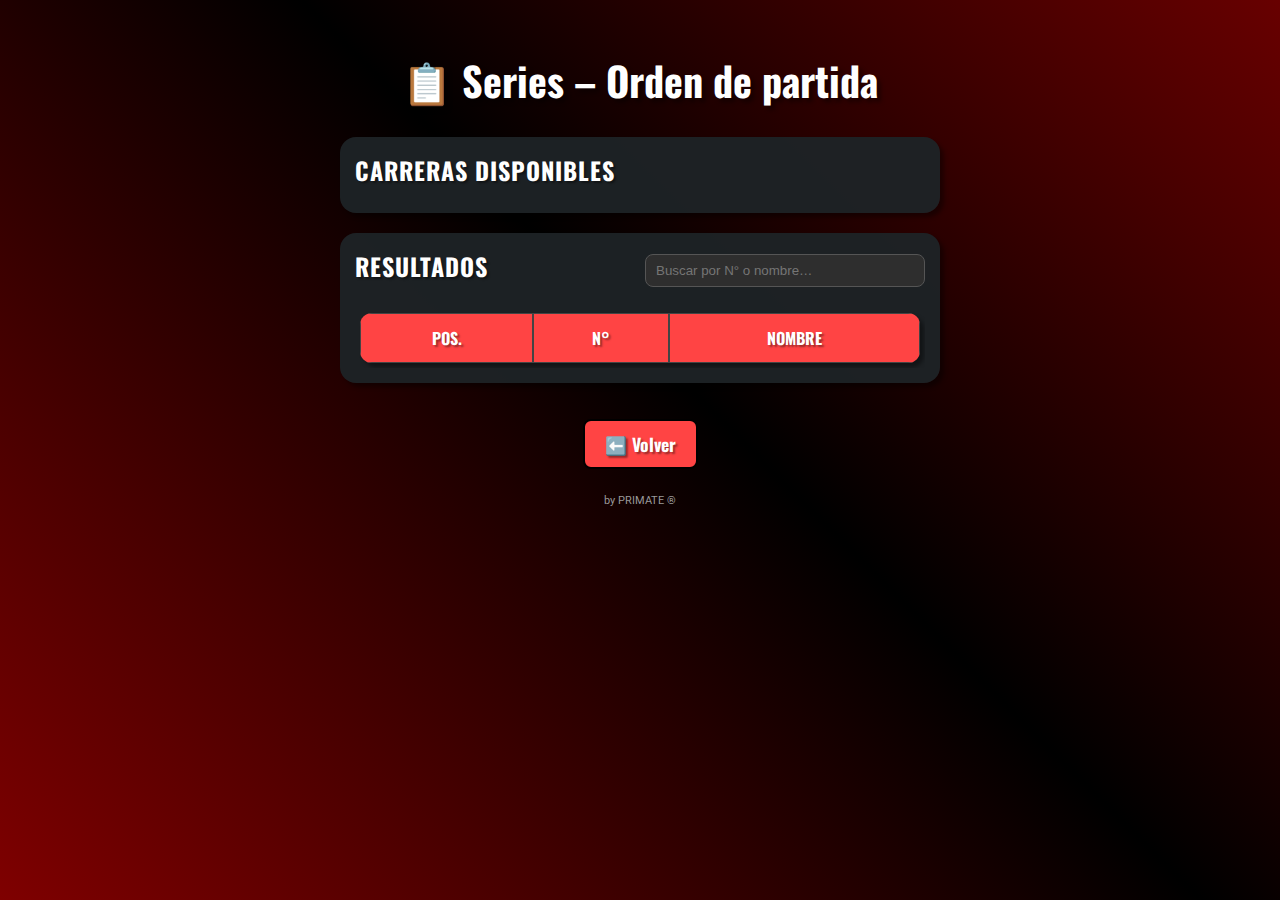
<file: series/index.html>
<!DOCTYPE html>
<html lang="es">
<head>
  <meta charset="utf-8" />
  <meta name="viewport" content="width=device-width, initial-scale=1, viewport-fit=cover"/>
  <title>Series – Orden de partida</title>
  <meta name="theme-color" content="#0b0f1a"/>
  <!-- Reutiliza la misma estética de tiempos -->
<style>
    /* Línea separadora dentro de la tabla para "Primera/Segunda fila" */
    .row-label td{
      background: rgba(255,255,255,.08);
      color: #fff;
      font-weight: 700;
      text-transform: uppercase;
      letter-spacing: .5px;
      border-top: 1px solid rgba(255,255,255,.18);
      border-bottom: 1px solid rgba(255,255,255,.18);
    }
    /* Footer simple para el botón Volver */
    .footer-actions{
      display:flex; justify-content:center; padding:16px 12px; gap:12px;
    }
  </style>
  <link rel="stylesheet" href="../styles.css?v=contenders4">
</head>
<body>

  <div id="progress"></div>
  <div id="offline-banner" hidden>Sin conexión. Mostrando datos recientes.</div>

  <header>
    <h1>📋 Series – Orden de partida</h1>
  </header>

  <main>
    <section id="race-list" class="card">
      <h2>CARRERAS DISPONIBLES</h2>
      <ul><!-- botones Serie N se generan aquí --></ul>
    </section>

    <section id="results" class="card" aria-live="polite">
      <div class="results-toolbar">
        <h2>RESULTADOS</h2>
        <input id="results-search" type="search" placeholder="Buscar por N° o nombre…" inputmode="search" autocomplete="off"/>
      </div>

      <div class="meta-row">
        <span id="selected-pill" hidden></span>
        <span id="last-updated" hidden></span>
      </div>

      <div class="table-container">
        <table>
          <thead>
            <tr>
              <th>POS.</th>
              <th>N°</th>
              <th>NOMBRE</th>
            </tr>
          </thead>
          <tbody><!-- dinámico --></tbody>
        </table>
        <div id="skeleton" class="skeleton" hidden>
          <div class="row"></div><div class="row"></div><div class="row"></div>
          <div class="row"></div><div class="row"></div>
        </div>
      </div>
    </section>
  </main>

  <!-- Botón Volver abajo -->
  <footer class="footer-actions">
    <button class="button" type="button" onclick="location.href='../index.html'">⬅️ Volver</button>
  </footer>

  <!-- Reutilizamos helpers del sitio -->
  <script defer src="../enhancements.js"></script>
  <!-- Lógica específica de /series -->
<div id="toast" hidden></div>

  <div id="creditos" style="text-align:center; font-size:12px; margin-top:8px;">
    <a href="http://www.primate.com.ar" target="_blank" style="color:#999; text-decoration:none;">by PRIMATE ®</a>
  </div>
  <script defer src="./series.js?v=contenders4"></script>
</body>
</html>
</file>
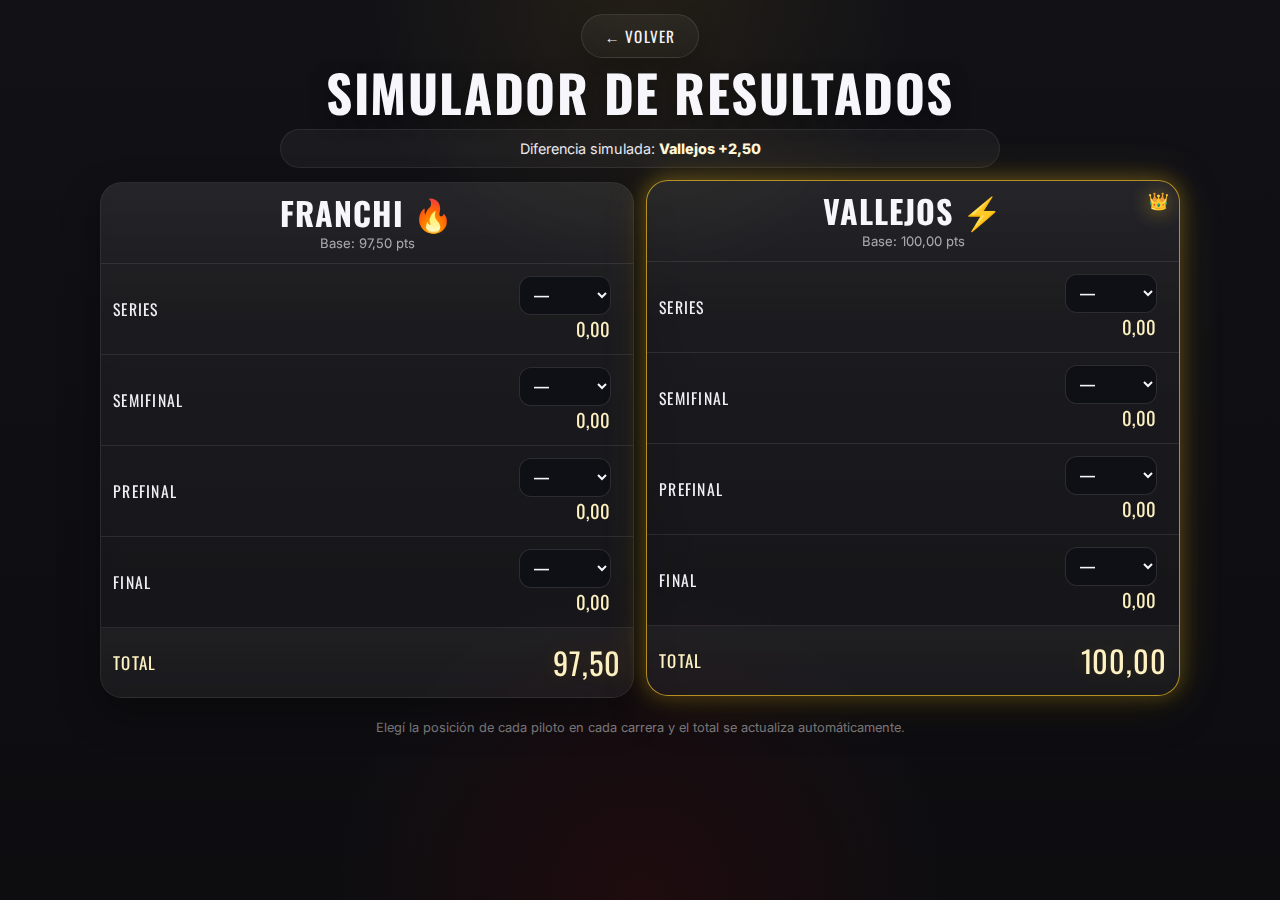
<file: simulador/index.html>
<!DOCTYPE html>
<html lang="es">
<head>
  <meta charset="UTF-8" />
  <meta name="viewport" content="width=device-width, initial-scale=1" />
  <title>Simulador de resultados | LA DEFINICIÓN</title>
  <meta name="theme-color" content="#0d0d10" />
  <link rel="preconnect" href="https://fonts.googleapis.com">
  <link rel="preconnect" href="https://fonts.gstatic.com" crossorigin>
  <link href="https://fonts.googleapis.com/css2?family=Oswald:wght@400;500;600;700&family=Inter:wght@400;500;600;700;800&display=swap" rel="stylesheet">
  <style>
    :root{
      --bg:#0d0d10;
      --panel:#141419;
      --line:rgba(255,255,255,.09);
      --text:#f7f7fb;
      --muted:rgba(255,255,255,.62);
      --gold:#ffc928;
      --gold-border:rgba(255,201,40,.68);
      --shadow:0 16px 40px rgba(0,0,0,.32);
      --lead-shadow:0 0 20px rgba(255,201,40,.34), 0 0 48px rgba(255,201,40,.16);
      --radius:22px;
    }

    *{box-sizing:border-box}
    html,body{margin:0;padding:0;background:var(--bg);color:var(--text)}
    body{
      font-family:"Inter",system-ui,-apple-system,"Segoe UI",Arial,sans-serif;
      min-height:100dvh;
      background:
        radial-gradient(circle at top, rgba(255,201,40,.08), transparent 26%),
        radial-gradient(circle at bottom, rgba(160,0,0,.12), transparent 28%),
        linear-gradient(180deg, #111116 0%, #0d0d10 100%);
    }

    .wrap{
      width:min(1080px, calc(100% - 22px));
      margin:0 auto;
      padding:14px 0 24px;
    }

    .topbar{
      display:flex;
      justify-content:center;
      margin-bottom:10px;
    }

    .back{
      display:inline-flex;
      align-items:center;
      justify-content:center;
      min-width:118px;
      padding:10px 16px;
      border-radius:999px;
      border:1px solid rgba(255,255,255,.1);
      background:linear-gradient(180deg, rgba(255,255,255,.05), rgba(255,255,255,.02));
      color:#f4f4f8;
      text-decoration:none;
      font-family:"Oswald", sans-serif;
      font-size:.95rem;
      letter-spacing:.08em;
      text-transform:uppercase;
      box-shadow:0 10px 24px rgba(0,0,0,.22);
    }

    .hero{
      text-align:center;
      margin-bottom:12px;
    }

    .title{
      margin:0;
      font-family:"Oswald", sans-serif;
      font-size:clamp(1.8rem, 6vw, 3.2rem);
      font-weight:700;
      letter-spacing:.03em;
      line-height:.95;
      text-transform:uppercase;
      text-shadow:0 6px 20px rgba(0,0,0,.35);
    }

    .vs{
      margin:6px 0 0;
      font-family:"Oswald", sans-serif;
      font-size:clamp(1.08rem, 4.2vw, 1.8rem);
      letter-spacing:.04em;
      color:#fff2c2;
    }

    .status{
      width:min(720px, 100%);
      margin:12px auto 0;
      display:grid;
      gap:10px;
    }

    .chip{
      padding:10px 14px;
      border-radius:999px;
      text-align:center;
      border:1px solid rgba(255,255,255,.08);
      background:rgba(255,255,255,.045);
      color:#e9e9ef;
      font-size:.9rem;
      line-height:1.2;
    }

    .chip strong{
      color:#fff6d9;
      font-weight:800;
    }

    .board{
      display:grid;
      grid-template-columns:repeat(2, minmax(0,1fr));
      gap:12px;
      align-items:start;
      margin-top:14px;
    }

    .card{
      position:relative;
      background:linear-gradient(180deg, rgba(255,255,255,.055), rgba(255,255,255,.03));
      border:1px solid var(--line);
      border-radius:var(--radius);
      overflow:hidden;
      box-shadow:var(--shadow);
      transition:border-color .25s ease, box-shadow .25s ease, transform .25s ease;
      backdrop-filter: blur(6px);
    }

    .card::before{
      content:"";
      position:absolute;
      inset:0;
      pointer-events:none;
      background:linear-gradient(180deg, rgba(255,255,255,.05), transparent 28%);
      opacity:.7;
    }

    .card.leader{
      border-color:var(--gold-border);
      box-shadow:var(--shadow), var(--lead-shadow);
      transform:translateY(-2px);
    }

    .card.leader::after{
      content:"";
      position:absolute;
      inset:-30% -50%;
      pointer-events:none;
      background:linear-gradient(115deg, transparent 45%, rgba(255,255,255,.22) 50%, transparent 55%);
      transform:translateX(-60%) rotate(10deg);
      animation:shine 3s ease-in-out infinite;
    }

    @keyframes shine{
      0%{transform:translateX(-60%) rotate(10deg);opacity:.08}
      45%{opacity:.34}
      100%{transform:translateX(60%) rotate(10deg);opacity:.08}
    }

    .head{
      padding:14px 12px 12px;
      border-bottom:1px solid var(--line);
      text-align:center;
      position:relative;
      z-index:1;
    }

    .lead-crown{
      position:absolute;
      top:10px;
      right:10px;
      font-size:1.05rem;
      opacity:0;
      transform:scale(.85);
      transition:opacity .2s ease, transform .2s ease;
      filter:drop-shadow(0 0 10px rgba(255,201,40,.6));
    }

    .card.leader .lead-crown{
      opacity:1;
      transform:scale(1);
    }

    .name{
      margin:0;
      font-family:"Oswald", sans-serif;
      font-size:clamp(1.4rem, 5vw, 2rem);
      line-height:1;
      letter-spacing:.03em;
      text-transform:uppercase;
    }

    .base{
      margin-top:6px;
      color:var(--muted);
      font-size:.82rem;
    }

    .grid{
      position:relative;
      z-index:1;
    }

    .row{
      display:grid;
      grid-template-columns:1fr auto auto;
      gap:10px;
      align-items:center;
      padding:12px 12px;
      border-bottom:1px solid var(--line);
      min-height:58px;
    }

    .row:last-child{border-bottom:none}

    .label{
      font-family:"Oswald", sans-serif;
      font-size:.98rem;
      letter-spacing:.08em;
      text-transform:uppercase;
      color:#f0f0f4;
    }

    .pick{
      min-width:92px;
      border-radius:12px;
      border:1px solid rgba(255,255,255,.12);
      background:#0f1015;
      color:#f6f6fb;
      padding:9px 10px;
      font-weight:700;
      font-size:.94rem;
      outline:none;
    }

    .pts{
      min-width:56px;
      text-align:right;
      font-family:"Oswald", sans-serif;
      font-size:1.16rem;
      letter-spacing:.03em;
      color:#fff2c2;
    }

    .row.total{
      background:linear-gradient(180deg, rgba(255,255,255,.04), rgba(255,255,255,.02));
    }

    .row.total .label{
      color:#fff2c2;
      font-size:1.06rem;
    }

    .row.total .pts{
      font-size:1.9rem;
      min-width:88px;
      text-shadow:0 0 18px rgba(255,201,40,.16);
    }

    .row.total .pick{
      visibility:hidden;
      pointer-events:none;
      min-width:0;
      width:0;
      padding:0;
      border:none;
    }

    .foot{
      margin:22px auto 0;
      text-align:center;
      color:rgba(255,255,255,.48);
      font-size:.8rem;
    }

    @media (max-width:820px){
      .wrap{width:min(100%, calc(100% - 14px)); padding:10px 0 18px}
      .board{
        grid-template-columns:repeat(2, minmax(0,1fr));
        gap:8px;
      }
      .head{padding:12px 8px 10px}
      .name{font-size:clamp(1.05rem, 4.8vw, 1.45rem)}
      .base{font-size:.72rem}
      .row{
        grid-template-columns:1fr;
        gap:6px;
        padding:10px 8px;
        min-height:auto;
      }
      .label{
        font-size:.8rem;
        letter-spacing:.06em;
      }
      .row-controls{
        display:grid;
        grid-template-columns:minmax(0,1fr) auto;
        gap:6px;
        align-items:center;
      }
      .pick{
        min-width:0;
        width:100%;
        padding:8px 9px;
        font-size:.9rem;
      }
      .pts{
        min-width:auto;
        font-size:1rem;
        text-align:right;
      }
      .row.total{
        grid-template-columns:1fr;
        gap:4px;
      }
      .row.total .label{font-size:.9rem}
      .row.total .pts{font-size:1.45rem}
      .lead-crown{top:8px; right:8px; font-size:.95rem}
      .foot{margin-top:16px; font-size:.72rem; padding:0 6px}
    }

    @media (max-width:420px){
      .board{gap:6px}
      .title{font-size:clamp(1.45rem, 7vw, 2rem)}
      .vs{font-size:clamp(.95rem, 4vw, 1.2rem)}
      .chip{padding:9px 10px; font-size:.82rem}
      .name{font-size:clamp(.96rem, 4.6vw, 1.18rem)}
      .base{font-size:.68rem}
      .label{font-size:.74rem}
      .pick{font-size:.84rem; padding:7px 8px}
      .pts{font-size:.94rem}
      .row.total .pts{font-size:1.28rem}
    }
  </style>
</head>
<body>
  <main class="wrap">
    <div class="topbar">
      <a class="back" href="/definicion">← Volver</a>
    </div>

    <section class="hero">
      <h1 class="title">Simulador de resultados</h1>
    </section>

    <section class="status">
      <div class="chip" id="difference-chip">Empate en la simulación</div>
    </section>

    <section class="board">
      <article class="card" id="card-franchi">
        <div class="head">
          <div class="lead-crown">👑</div>
          <h2 class="name">Franchi 🔥</h2>
          <div class="base">Base: 97,50 pts</div>
        </div>
        <div class="grid">
          <div class="row">
            <div class="label">Series</div>
            <div class="row-controls">
            <select class="pick" id="franchi-series-pos"></select>
            <div class="pts" id="franchi-series-pts">0,00</div>
            </div>
          </div>
          <div class="row">
            <div class="label">Semifinal</div>
            <div class="row-controls">
            <select class="pick" id="franchi-semifinal-pos"></select>
            <div class="pts" id="franchi-semifinal-pts">0,00</div>
            </div>
          </div>
          <div class="row">
            <div class="label">Prefinal</div>
            <div class="row-controls">
            <select class="pick" id="franchi-prefinal-pos"></select>
            <div class="pts" id="franchi-prefinal-pts">0,00</div>
            </div>
          </div>
          <div class="row">
            <div class="label">Final</div>
            <div class="row-controls">
            <select class="pick" id="franchi-final-pos"></select>
            <div class="pts" id="franchi-final-pts">0,00</div>
            </div>
          </div>
          <div class="row total">
            <div class="label">Total</div>
            <select class="pick" aria-hidden="true" tabindex="-1"></select>
            <div class="pts" id="franchi-total">97,50</div>
          </div>
        </div>
      </article>

      <article class="card" id="card-vallejos">
        <div class="head">
          <div class="lead-crown">👑</div>
          <h2 class="name">Vallejos ⚡</h2>
          <div class="base">Base: 100,00 pts</div>
        </div>
        <div class="grid">
          <div class="row">
            <div class="label">Series</div>
            <div class="row-controls">
            <select class="pick" id="vallejos-series-pos"></select>
            <div class="pts" id="vallejos-series-pts">0,00</div>
            </div>
          </div>
          <div class="row">
            <div class="label">Semifinal</div>
            <div class="row-controls">
            <select class="pick" id="vallejos-semifinal-pos"></select>
            <div class="pts" id="vallejos-semifinal-pts">0,00</div>
            </div>
          </div>
          <div class="row">
            <div class="label">Prefinal</div>
            <div class="row-controls">
            <select class="pick" id="vallejos-prefinal-pos"></select>
            <div class="pts" id="vallejos-prefinal-pts">0,00</div>
            </div>
          </div>
          <div class="row">
            <div class="label">Final</div>
            <div class="row-controls">
            <select class="pick" id="vallejos-final-pos"></select>
            <div class="pts" id="vallejos-final-pts">0,00</div>
            </div>
          </div>
          <div class="row total">
            <div class="label">Total</div>
            <select class="pick" aria-hidden="true" tabindex="-1"></select>
            <div class="pts" id="vallejos-total">100,00</div>
          </div>
        </div>
      </article>
    </section>

    <div class="foot">Elegí la posición de cada piloto en cada carrera y el total se actualiza automáticamente.</div>
  </main>

  <script>
    const BASE = {
      franchi: 97.5,
      vallejos: 100
    };

    const POINTS = {
      series: {
        "1": 3, "2": 2.75, "3": 2.50, "4": 2.25, "5": 2, "6": 1.75, "7": 1.50, "8": 0.50
      },
      semifinal: {
        "1": 8, "2": 7, "3": 6, "4": 5, "5": 4, "6": 3.50, "7": 3, "8": 2.50, "9": 2, "10": 1.50, "11": 1, "12": 0.50
      },
      prefinal: {
        "1": 2, "2": 1
      },
      final: {
        "1": 15, "2": 12, "3": 10, "4": 7, "5": 6, "6": 5.50, "7": 5, "8": 4.50, "9": 4, "10": 3.50, "11": 3, "12": 2.50
      }
    };

    const RACES = ["series", "semifinal", "prefinal", "final"];

    const formatPts = (n) => new Intl.NumberFormat('es-AR', {
      minimumFractionDigits: 2,
      maximumFractionDigits: 2
    }).format(n);

    function fillSelect(select, map){
      const none = document.createElement('option');
      none.value = "";
      none.textContent = "—";
      select.appendChild(none);

      Object.keys(map).forEach((pos) => {
        const opt = document.createElement('option');
        opt.value = pos;
        opt.textContent = `${pos}°`;
        select.appendChild(opt);
      });
    }

    function setupSelects(driver){
      RACES.forEach((race) => {
        const select = document.getElementById(`${driver}-${race}-pos`);
        fillSelect(select, POINTS[race]);
        select.addEventListener('change', render);
      });
    }

    function pointsFor(driver, race){
      const select = document.getElementById(`${driver}-${race}-pos`);
      const value = select.value;
      return value ? POINTS[race][value] : 0;
    }

    function totalFor(driver){
      return BASE[driver] + RACES.reduce((sum, race) => sum + pointsFor(driver, race), 0);
    }

    function renderDriver(driver){
      RACES.forEach((race) => {
        document.getElementById(`${driver}-${race}-pts`).textContent = formatPts(pointsFor(driver, race));
      });
      document.getElementById(`${driver}-total`).textContent = formatPts(totalFor(driver));
    }

    function renderStatus(){
      const tf = totalFor('franchi');
      const tv = totalFor('vallejos');
      const cf = document.getElementById('card-franchi');
      const cv = document.getElementById('card-vallejos');
      const chip = document.getElementById('difference-chip');

      cf.classList.remove('leader');
      cv.classList.remove('leader');

      if (tf > tv){
        cf.classList.add('leader');
        chip.innerHTML = `Diferencia simulada: <strong>Franchi +${formatPts(tf - tv)}</strong>`;
      } else if (tv > tf){
        cv.classList.add('leader');
        chip.innerHTML = `Diferencia simulada: <strong>Vallejos +${formatPts(tv - tf)}</strong>`;
      } else {
        chip.innerHTML = `Diferencia simulada: <strong>Empate</strong>`;
      }
    }

    function render(){
      renderDriver('franchi');
      renderDriver('vallejos');
      renderStatus();
    }

    setupSelects('franchi');
    setupSelects('vallejos');
    render();
  </script>
</body>
</html>
</file>
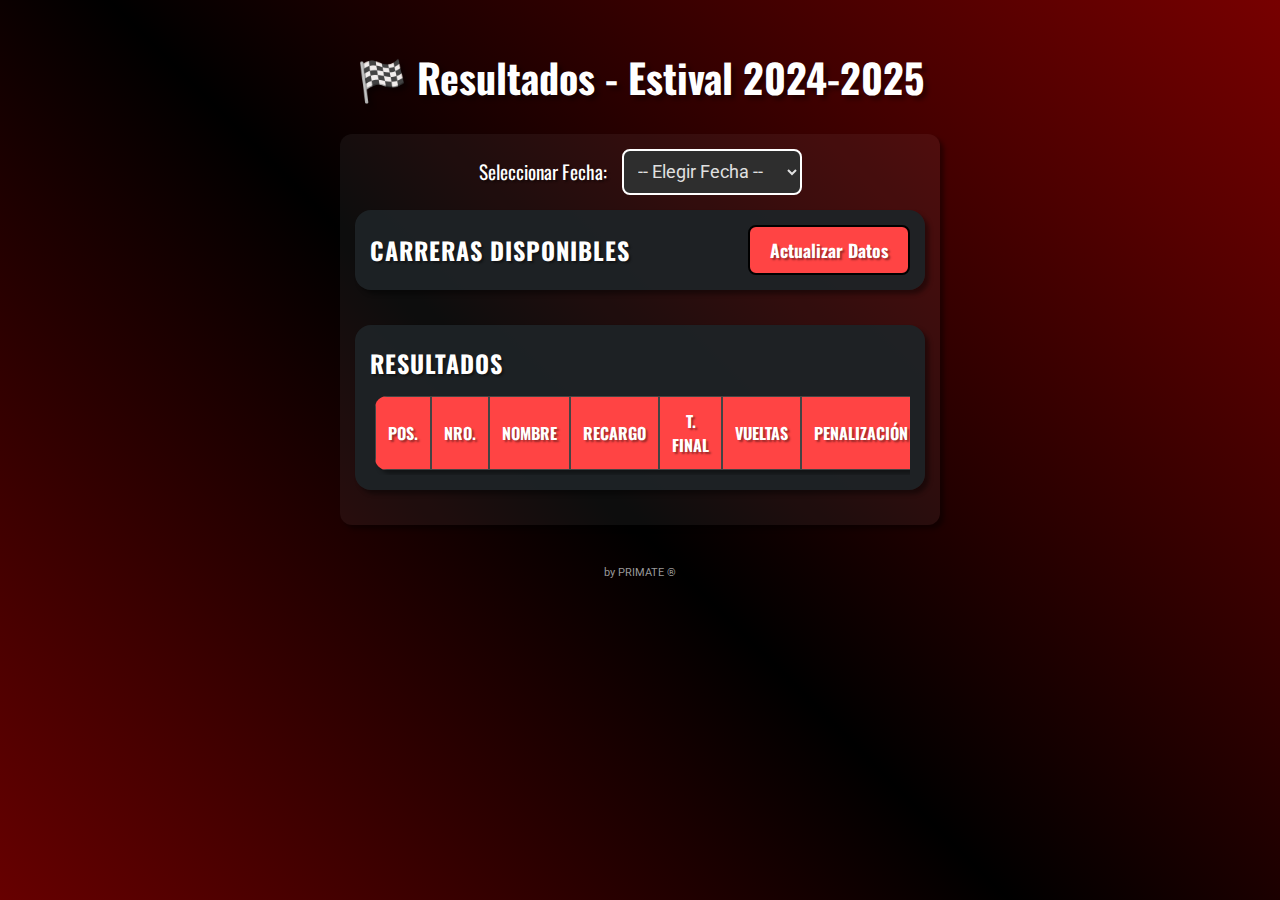
<file: tiempos/index.html>
<!DOCTYPE html>
<html lang="es">
<head>
    <meta charset="UTF-8">
    <meta name="viewport" content="width=device-width, initial-scale=1.0">
    <title>Resultados - Estival 2024-2025</title>
    <link rel="stylesheet" href="styles.css">
</head>
<body>
    <header>
        <h1>🏁 Resultados - Estival 2024-2025</h1>
    </header>
    <main>
        <section id="date-selector">
            <label for="fecha-select">Seleccionar Fecha:</label>
            <select id="fecha-select" onchange="loadRaces()">
                <option value="">-- Elegir Fecha --</option>
                <option value="Fecha 1">Fecha 1</option>
                <option value="Fecha 2">Fecha 2</option>
                <option value="Fecha 3">Fecha 3</option>
                <option value="Fecha 4">Fecha 4</option>
                <option value="Fecha 5">Fecha 5</option>
                <option value="Fecha 6">Fecha 6</option>
                <option value="Fecha 7">Fecha 7</option>
                <option value="Fecha 8">Fecha 8</option>
                <option value="Fecha 9">Fecha 9</option>
                <option value="Fecha 10">Fecha 10</option>
                <option value="Fecha 11">Fecha 11</option>
                <option value="Fecha 12">Fecha 12</option>
                <option value="Fecha 13">Fecha 13</option>
                <option value="Fecha 14">Fecha 14</option>
                <option value="Fecha 15">Fecha 15</option>
                <option value="Fecha 16">Fecha 16</option>
                <option value="Fecha 17">Fecha 17</option>
                <option value="Fecha 18">Fecha 18</option>
            </select>
<section id="race-list">
  <div style="display: flex; align-items: center; justify-content: space-between;">
    <h2 style="margin: 0;">Carreras Disponibles</h2>
    <button class="button" onclick="localStorage.clear(); location.reload();">Actualizar Datos</button>
  </div>
  <ul></ul>
</section>
        <section id="results">
            <h2>Resultados</h2>
            <div class="table-container">
                <table>
                    <thead>
                        <tr>
                            <th>Pos.</th>
                            <th>Nro.</th>
                            <th>Nombre</th>
                            <th>Recargo</th>
                            <th>T. Final</th>
                            <th>Vueltas</th>
                            <th>Penalización</th>
                        </tr>
                    </thead>
                    <tbody></tbody>
                </table>
            </div>
        </section>
    </main>
    <script src="script.js"></script>
    <div id="creditos" style="text-align: center; font-size: 12px; margin-top: 20px;">
        <a href="http://www.primate.com.ar" target="_blank" style="color: #999; text-decoration: none;">
            by PRIMATE ®
        </a>
    </div>
</body>
</html>
</file>
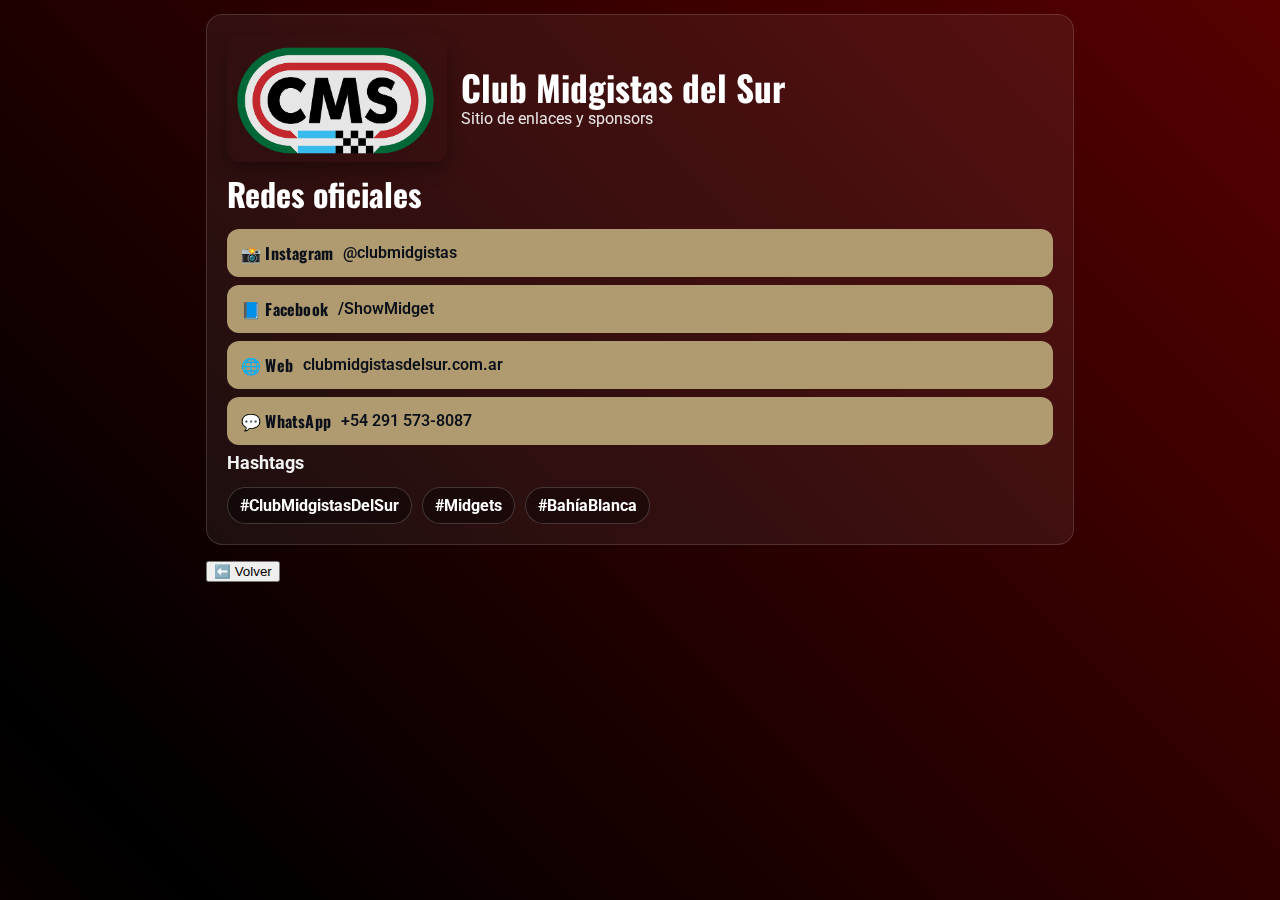
<file: info.html>
<!doctype html>
<html lang="es">
<head>
  <meta charset="utf-8" />
  <meta name="viewport" content="width=device-width, initial-scale=1" />
  <title>Club Midgistas del Sur – Info</title>
  <meta name="description" content="Redes oficiales y sponsors del Club Midgistas del Sur."/>
  <link href="https://fonts.googleapis.com/css2?family=Oswald:wght@300;400;500;700&family=Roboto:wght@300;400;500&display=swap" rel="stylesheet">
  <meta name="theme-color" content="#000000">
  <style>
    :root{
      --bg1:#7F0000; --bg2:#000000; --ink:#0b0f1a; --gold:#FFC928; --sand:#af9b6f;
      --card: rgba(255,255,255,.06); --border: rgba(255,255,255,.14); --white:#fff;
    }
    *{box-sizing:border-box}
    html,body{height:100%}
    body{
      margin:0;color:var(--white);
      font-family:'Roboto',system-ui,-apple-system,Segoe UI,Ubuntu,Helvetica,Arial,sans-serif;
      min-height:100dvh; display:flex; flex-direction:column;
      background: linear-gradient(45deg, var(--bg1), var(--bg2), var(--bg1), var(--bg2));
      background-size: 400% 400%;
      animation: gradientAnimation 14s ease-in-out infinite;
    }
    @keyframes gradientAnimation{0%{background-position:0% 50%}50%{background-position:100% 50%}100%{background-position:0% 50%}}
    .wrap{max-width:900px;margin:0 auto;padding:14px 16px 28px;flex:1;width:100%}
    .topbar{display:flex;gap:8px;margin:8px 0 12px}
    .back{background:#222;color:#fff;border:none;border-radius:12px;padding:10px 14px;font-size:1rem;cursor:pointer}
    .card{background:var(--card);border:1px solid var(--border);border-radius:16px;padding:20px;backdrop-filter:blur(6px);margin-bottom:16px}
    h1{margin:6px 0 12px;font-family:'Oswald',sans-serif}
    h2{margin:6px 0 12px;font-size:1.1rem;opacity:.95}
    .brand{
      display:flex;align-items:center;gap:14px;margin-bottom:8px;flex-wrap:wrap
    }
    .brand img{
      width:220px;max-width:46vw;height:auto; border-radius:12px; box-shadow:0 8px 18px rgba(0,0,0,.3)
    }
    .brand .title{
      display:flex; flex-direction:column; gap:4px
    }
    .brand .title .cms{font-family:'Oswald',sans-serif; font-size:clamp(1.6rem, 6vw, 2.2rem); font-weight:800; line-height:1.05}
    .brand .title .sub{opacity:.9}
    a.link{display:flex;align-items:center;gap:10px;margin:8px 0;padding:12px 14px;border-radius:12px;background:var(--sand);color:var(--ink);font-weight:800;text-decoration:none;font-family:'Oswald',sans-serif;letter-spacing:.2px}
    a.link span{font-family:'Roboto',sans-serif;font-weight:600;letter-spacing:0}
    .hashtags{display:flex;flex-wrap:wrap;gap:10px;margin-top:14px}
    .tag{display:inline-block;background:rgba(0,0,0,.35);border:1px solid rgba(255,255,255,.18);padding:8px 12px;border-radius:999px;font-weight:700}
    ul{margin:14px 0 0;padding-left:0;list-style:none}
    li{margin:10px 0;font-size:1.05rem;font-weight:800;break-inside:avoid}
    .columns-2{column-count:2;column-gap:40px}
    @media (max-width:640px){ .columns-2{column-count:1} }
  </style>
</head>
<body>
  <div class="wrap">


    <div class="card">
      <div class="brand">
        <img src="logocmslow.png" alt="Logo Club Midgistas del Sur" />
        <div class="title">
          <div class="cms">Club Midgistas del Sur</div>
          <div class="sub">Sitio de enlaces y sponsors</div>
        </div>
      </div>

      <h1>Redes oficiales</h1>
      <a class="link" href="https://www.instagram.com/clubmidgistas/" target="_blank" rel="noopener noreferrer">📸 Instagram <span>@clubmidgistas</span></a>
      <a class="link" href="https://www.facebook.com/ShowMidget/" target="_blank" rel="noopener noreferrer">📘 Facebook <span>/ShowMidget</span></a>
      <a class="link" href="https://clubmidgistasdelsur.com.ar/" target="_blank" rel="noopener noreferrer">🌐 Web <span>clubmidgistasdelsur.com.ar</span></a>
      <a class="link" href="https://api.whatsapp.com/send?phone=542915738087" target="_blank" rel="noopener noreferrer">💬 WhatsApp <span>+54 291 573-8087</span></a>

      <h2>Hashtags</h2>
      <div class="hashtags">
        <span class="tag">#ClubMidgistasDelSur</span>
        <span class="tag">#Midgets</span>
        <span class="tag">#BahíaBlanca</span>
      </div>
    </div>

  <!-- Botón Volver abajo -->
  <footer class="footer-actions">
    <button class="button" type="button" onclick="location.href='../index.html'">⬅️ Volver</button>
  </footer>
  </div>
</body>
</html>
</file>
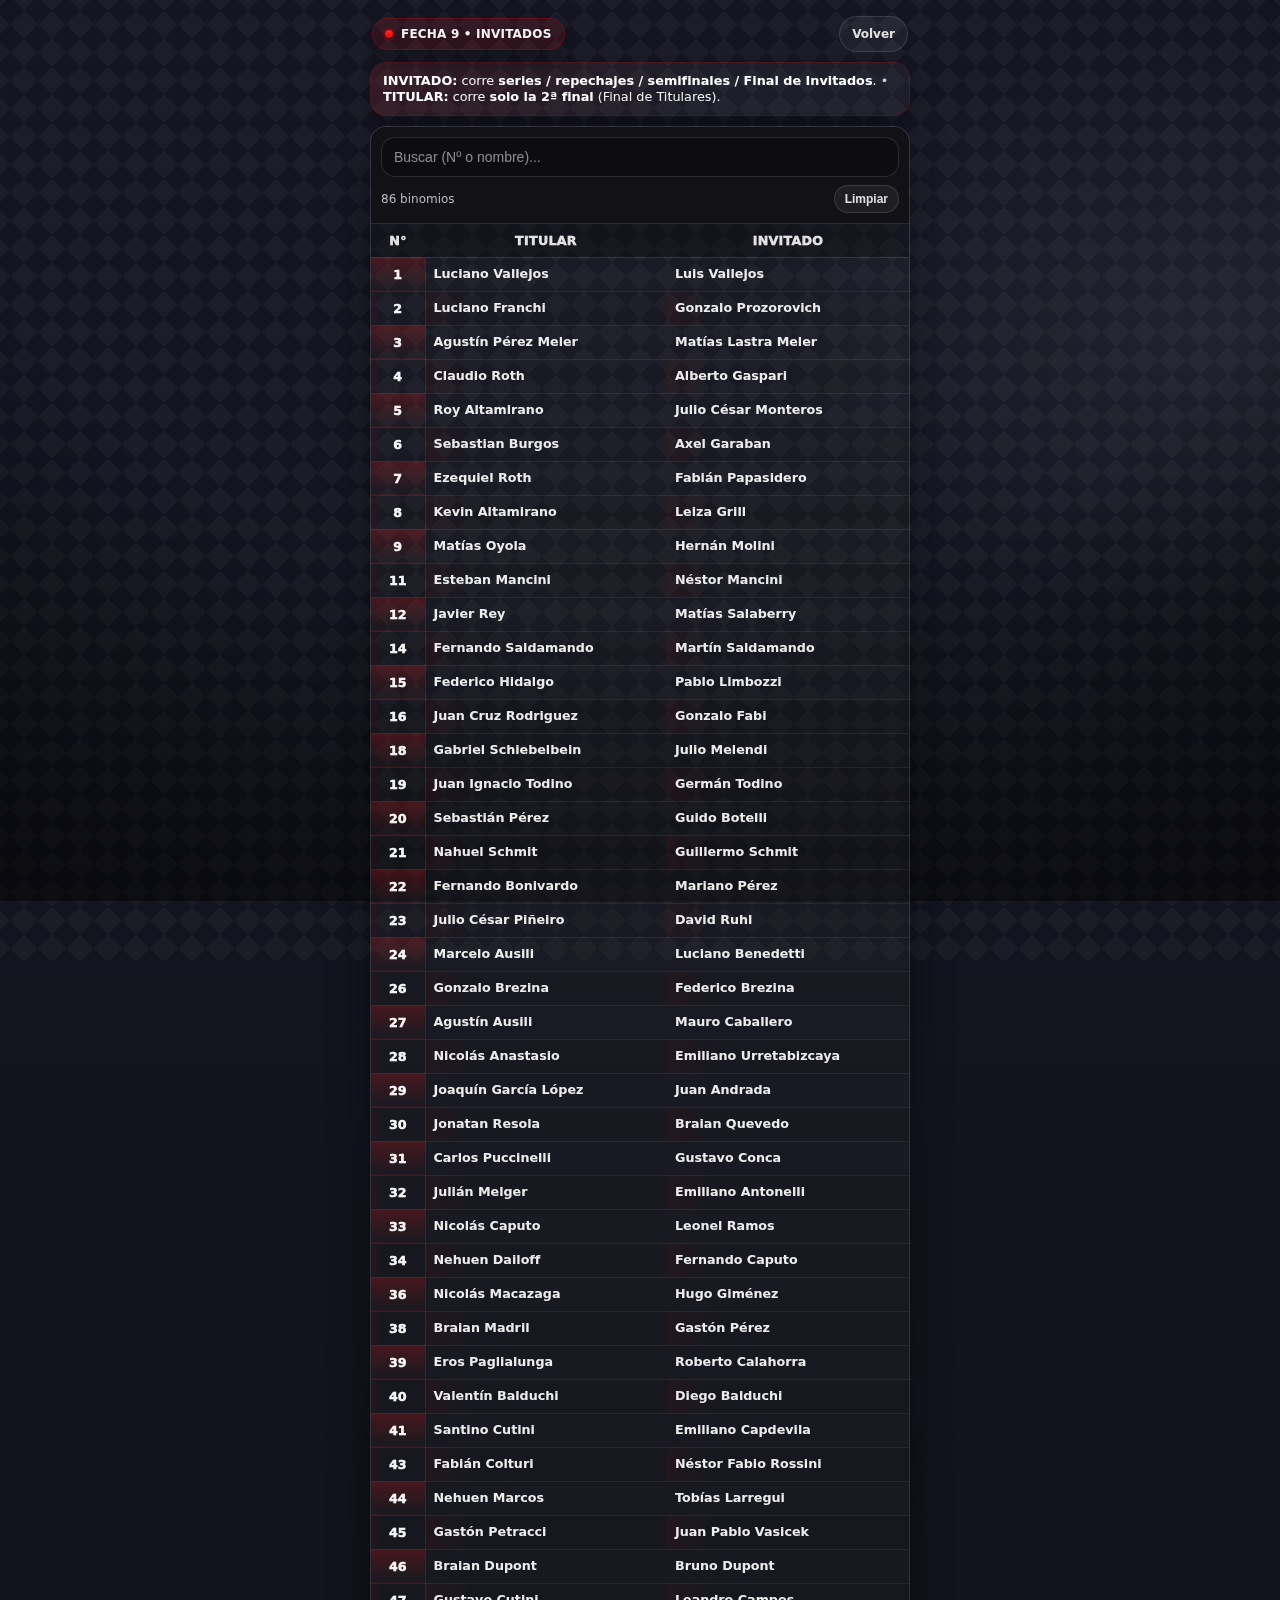
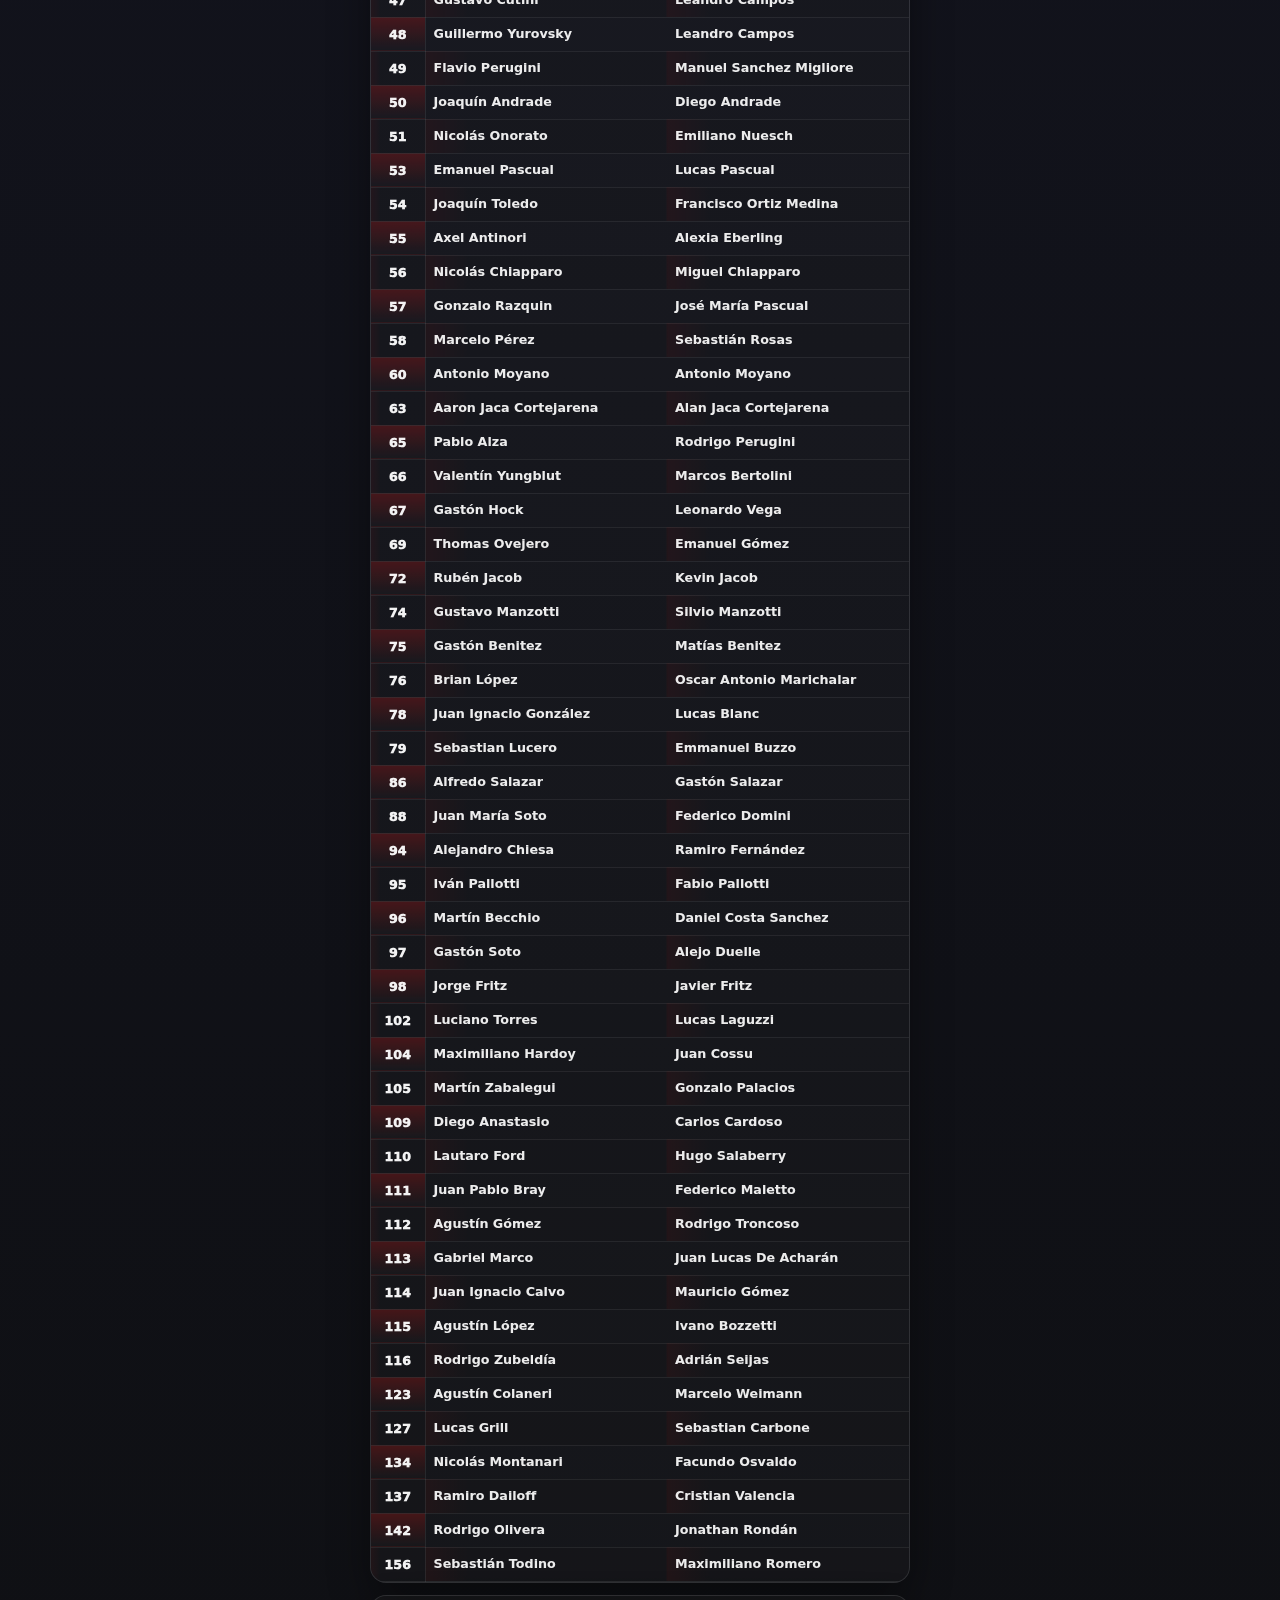
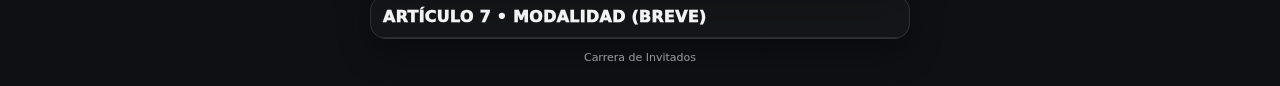
<file: invitados.html>
<!DOCTYPE html>
<html lang="es">
<head>
  <meta charset="UTF-8" />
  <meta name="viewport" content="width=device-width, initial-scale=1, viewport-fit=cover" />
  <meta name="theme-color" content="#0f1014" />
  <title>Fecha 9 • Carrera de Invitados</title>

  <style>
    :root{
      --bg0:#0f1014;
      --bg1:#141522;
      --panel: rgba(255,255,255,.045);
      --panel2: rgba(0,0,0,.22);
      --line: rgba(255,255,255,.10);
      --line2: rgba(255,255,255,.07);
      --text:#f2f2f2;
      --muted:#b9b9c6;
      --red:#e10600;
      --red2:#ff2a2a;
      --radius: 16px;
    }
    *{ box-sizing:border-box; }

    body{
      margin:0;
      font-family: system-ui, -apple-system, Segoe UI, Roboto, Arial, sans-serif;
      color: var(--text);
      background:
        radial-gradient(900px 420px at 25% -10%, rgba(225,6,0,.18), transparent 60%),
        radial-gradient(800px 500px at 95% 10%, rgba(255,255,255,.06), transparent 60%),
        linear-gradient(180deg, var(--bg1), var(--bg0));
      overflow-x:hidden;
    }

    /* Entramado (bandera a cuadros) sutil + viñeta */
    body::before{
      content:"";
      position:fixed;
      inset:-60px;
      pointer-events:none;
      opacity:.08;
      background:
        linear-gradient(45deg, rgba(255,255,255,.45) 25%, transparent 25%) 0 0/28px 28px,
        linear-gradient(-45deg, rgba(255,255,255,.45) 25%, transparent 25%) 0 0/28px 28px,
        linear-gradient(45deg, transparent 75%, rgba(255,255,255,.45) 75%) 0 0/28px 28px,
        linear-gradient(-45deg, transparent 75%, rgba(255,255,255,.45) 75%) 0 0/28px 28px;
      filter: blur(.2px);
    }
    body::after{
      content:"";
      position:fixed;
      inset:-1px;
      pointer-events:none;
      background:
        radial-gradient(1200px 800px at 50% 20%, transparent 55%, rgba(0,0,0,.55) 100%);
      opacity:.9;
    }

    .wrap{
      position:relative;
      z-index:1;
      max-width: 560px;
      margin: 0 auto;
      padding: 12px 10px 22px;
    }

    .topbar{
      display:flex;
      align-items:center;
      justify-content:space-between;
      gap:10px;
      padding: 4px 2px 0;
    }
    .badge{
      display:inline-flex;
      align-items:center;
      gap:8px;
      padding: 8px 12px;
      border-radius: 999px;
      background: rgba(225,6,0,.12);
      border: 1px solid rgba(225,6,0,.28);
      color: var(--text);
      font-weight: 900;
      letter-spacing:.2px;
      text-transform: uppercase;
      font-size: 12px;
      white-space: nowrap;
      box-shadow: 0 10px 26px rgba(0,0,0,.35);
    }
    .dot{
      width:8px;height:8px;border-radius:50%;
      background: linear-gradient(180deg, var(--red2), var(--red));
      box-shadow: 0 0 0 3px rgba(225,6,0,.18);
    }
    a.back{
      color: var(--text);
      text-decoration:none;
      font-weight: 800;
      font-size: 12px;
      opacity:.92;
      padding: 10px 12px;
      border-radius: 999px;
      border: 1px solid rgba(255,255,255,.12);
      background: rgba(255,255,255,.06);
      white-space: nowrap;
    }

    .rule{
      margin-top: 10px;
      padding: 10px 12px;
      border-radius: var(--radius);
      background:
        linear-gradient(135deg, rgba(225,6,0,.12), transparent 60%),
        rgba(255,255,255,.04);
      border: 1px solid rgba(225,6,0,.22);
      font-size: 12.8px;
      line-height: 1.25;
      box-shadow: 0 10px 28px rgba(0,0,0,.35);
    }
    .rule b{ color:#fff; }
    .rule .muted{ color: rgba(255,255,255,.78); }

    .panel{
      margin-top: 10px;
      border-radius: var(--radius);
      border: 1px solid var(--line);
      background: var(--panel);
      overflow: hidden;
      box-shadow: 0 14px 40px rgba(0,0,0,.40);
    }

    /* Buscador sticky (queda bien para listas largas) */
    .panelHead{
      position: sticky;
      top: 0;
      z-index: 10;
      padding: 10px;
      background: rgba(15,16,20,.90);
      backdrop-filter: blur(10px);
      border-bottom: 1px solid var(--line);
    }

    .searchRow{
      display:flex;
      gap:10px;
      align-items:center;
    }
    .searchRow input{
      width:100%;
      padding: 11px 12px;
      border-radius: 14px;
      border: 1px solid rgba(255,255,255,.12);
      background: rgba(0,0,0,.22);
      color: var(--text);
      outline: none;
      font-size: 14px;
    }
    .searchRow input::placeholder{ color: rgba(242,242,242,.55); }
    .metaRow{
      display:flex;
      justify-content:space-between;
      align-items:center;
      margin-top: 8px;
      color: var(--muted);
      font-size: 12px;
      gap:10px;
    }
    .miniBtn{
      appearance:none;
      border: 1px solid rgba(255,255,255,.12);
      background: rgba(255,255,255,.06);
      color: rgba(255,255,255,.85);
      font-weight: 850;
      font-size: 12px;
      padding: 6px 10px;
      border-radius: 999px;
      cursor:pointer;
    }
    .miniBtn:active{ transform: scale(.99); }

    /* TABLA MINIMA + MEJOR LECTURA */
    table{
      width:100%;
      border-collapse: collapse;
      table-layout: fixed;
      font-size: 12.7px;
    }

    col.num { width: 54px; }
    col.tit { width: 46%; }
    col.inv { width: 46%; }

    thead th{
      background: rgba(0,0,0,.34);
      border-bottom: 1px solid rgba(255,255,255,.12);
      padding: 9px 8px;
      text-transform: uppercase;
      letter-spacing: .25px;
      font-weight: 950;
      color: rgba(255,255,255,.88);
    }

    tbody td{
      border-bottom: 1px solid var(--line2);
      padding: 9px 8px;           /* un toque más cómodo */
      vertical-align: top;
      background: rgba(0,0,0,.10);
    }

    /* Zebra striping suave */
    tbody tr:nth-child(even) td{
      background:
        linear-gradient(90deg, rgba(225,6,0,.06), transparent 18%),
        rgba(0,0,0,.16);
    }

    /* Número: placa con rojo */
    .numCell{
      font-weight: 950;
      text-align:center;
      border-right: 1px solid rgba(255,255,255,.08);
      background:
        linear-gradient(180deg, rgba(225,6,0,.22), rgba(0,0,0,.12));
      color: rgba(255,255,255,.95);
    }

    .name{
      font-weight: 850;
      line-height: 1.15;
      word-break: break-word;
      color: rgba(255,255,255,.92);
    }

    /* Touch feedback */
    tbody tr:active td{
      background: rgba(255,255,255,.06);
    }

    details.specs{
      margin-top: 12px;
      border-radius: var(--radius);
      background: var(--panel);
      border: 1px solid var(--line);
      overflow:hidden;
      box-shadow: 0 12px 32px rgba(0,0,0,.38);
    }
    details.specs summary{
      cursor: pointer;
      list-style:none;
      padding: 11px 12px;
      font-weight: 950;
      text-transform: uppercase;
      letter-spacing:.25px;
      background: rgba(0,0,0,.18);
      border-bottom: 1px solid rgba(255,255,255,.10);
    }
    details.specs summary::-webkit-details-marker{ display:none; }
    .specBody{
      padding: 12px 12px 10px;
      color: rgba(242,242,242,.92);
      font-size: 13px;
      line-height: 1.35;
    }
    .specBody ul{ margin:0; padding-left: 18px; }
    .specBody li{ margin: 7px 0; }

    .footer{
      margin-top: 12px;
      text-align:center;
      color: rgba(255,255,255,.55);
      font-size: 11px;
    }
  </style>
</head>

<body>
  <div class="wrap">
    <div class="topbar">
      <div class="badge"><span class="dot"></span> Fecha 9 • Invitados</div>
      <a class="back" href="index.html">Volver</a>
    </div>

    <div class="rule">
      <b>INVITADO:</b> corre <b>series / repechajes / semifinales / Final de Invitados</b>.
      <span class="muted"> • </span>
      <b>TITULAR:</b> corre <b>solo la 2ª final</b> (Final de Titulares).
    </div>

    <div class="panel">
      <div class="panelHead">
        <div class="searchRow">
          <input id="q" type="text" inputmode="search" placeholder="Buscar (Nº o nombre)..." />
        </div>
        <div class="metaRow">
          <div id="count">—</div>
          <button class="miniBtn" id="clearBtn" type="button">Limpiar</button>
        </div>
      </div>

      <table>
        <colgroup>
          <col class="num">
          <col class="tit">
          <col class="inv">
        </colgroup>
        <thead>
          <tr>
            <th>N°</th>
            <th>Titular</th>
            <th>Invitado</th>
          </tr>
        </thead>
        <tbody id="tbody"></tbody>
      </table>
    </div>

    <details class="specs">
      <summary>Artículo 7 • Modalidad (breve)</summary>
      <div class="specBody">
        <ul>
          <li><b>Series:</b> 4 autos, fila única. Orden por sorteo (streaming).</li>
          <li><b>Repechajes:</b> máx 8 autos, 5 vtas. Entran excedentes de mejores 40 tiempos. Sin reordenamiento; “atípico” si el puntero cumplió 3 vtas.</li>
          <li><b>Semis:</b> 4 semifinales, 6 vtas, máx 12 autos (4 por fila). Orden: mejores 40 + 8 mejores repechajes. Hasta 3 suplentes por semi. Reordenamiento si detención y puntero cumplió 2 vtas.</li>
          <li><b>No hay Pre-Final.</b></li>
          <li><b>Final Invitados:</b> 3 primeros de cada semi (puesto/tiempo). Suplentes: 4tos/5tos + 2 mejores 6tos (máx 10).</li>
          <li><b>Final Titulares:</b> grilla según llegada de Final Invitados. Suplentes: los mismos.</li>
          <li><b>Puntaje:</b> Serie (1.50/1.00/0.75/0.50) • Semi (3.00/2.00/1.00) • Final (3.50/2.50/1.50) • +10 pts por finalizar serie. Ideal: 18.</li>
          <li><b>Titular suma:</b> 10 pts presentación + (serie y semi del invitado). En finales cuenta el mayor puntaje del binomio. Sin descarte.</li>
        </ul>
      </div>
    </details>

    <div class="footer">Carrera de Invitados</div>
  </div>

  <script>
    const parejas = [
      { num: "1",   titular: "Luciano Vallejos",          invitado: "Luis Vallejos" },
      { num: "2",   titular: "Luciano Franchi",           invitado: "Gonzalo Prozorovich" },
      { num: "3",   titular: "Agustín Pérez Meler",       invitado: "Matías Lastra Meler" },
      { num: "4",   titular: "Claudio Roth",              invitado: "Alberto Gaspari" },
      { num: "5",   titular: "Roy Altamirano",            invitado: "Julio César Monteros" },
      { num: "6",   titular: "Sebastian Burgos",          invitado: "Axel Garaban" },
      { num: "7",   titular: "Ezequiel Roth",             invitado: "Fabián Papasidero" },
      { num: "8",   titular: "Kevin Altamirano",          invitado: "Leiza Grill" },
      { num: "9",   titular: "Matías Oyola",              invitado: "Hernán Molini" },
      { num: "11",  titular: "Esteban Mancini",           invitado: "Néstor Mancini" },
      { num: "12",  titular: "Javier Rey",                invitado: "Matías Salaberry" },
      { num: "14",  titular: "Fernando Saldamando",       invitado: "Martín Saldamando" },
      { num: "15",  titular: "Federico Hidalgo",          invitado: "Pablo Limbozzi" },
      { num: "16",  titular: "Juan Cruz Rodriguez",       invitado: "Gonzalo Fabi" },
      { num: "18",  titular: "Gabriel Schiebelbein",      invitado: "Julio Melendi" },
      { num: "19",  titular: "Juan Ignacio Todino",       invitado: "Germán Todino" },
      { num: "20",  titular: "Sebastián Pérez",           invitado: "Guido Botelli" },
      { num: "21",  titular: "Nahuel Schmit",             invitado: "Guillermo Schmit" },
      { num: "22",  titular: "Fernando Bonivardo",        invitado: "Mariano Pérez" },
      { num: "23",  titular: "Julio César Piñeiro",       invitado: "David Ruhl" },
      { num: "24",  titular: "Marcelo Ausili",            invitado: "Luciano Benedetti" },
      { num: "26",  titular: "Gonzalo Brezina",           invitado: "Federico Brezina" },
      { num: "27",  titular: "Agustín Ausili",            invitado: "Mauro Caballero" },
      { num: "28",  titular: "Nicolás Anastasio",         invitado: "Emiliano Urretabizcaya" },
      { num: "29",  titular: "Joaquín García López",      invitado: "Juan Andrada" },
      { num: "30",  titular: "Jonatan Resola",            invitado: "Braian Quevedo" },
      { num: "31",  titular: "Carlos Puccinelli",         invitado: "Gustavo Conca" },
      { num: "32",  titular: "Julián Melger",             invitado: "Emiliano Antonelli" },
      { num: "33",  titular: "Nicolás Caputo",            invitado: "Leonel Ramos" },
      { num: "34",  titular: "Nehuen Dailoff",            invitado: "Fernando Caputo" },
      { num: "36",  titular: "Nicolás Macazaga",          invitado: "Hugo Giménez" },
      { num: "38",  titular: "Braian Madril",             invitado: "Gastón Pérez" },
      { num: "39",  titular: "Eros Paglialunga",          invitado: "Roberto Calahorra" },
      { num: "40",  titular: "Valentín Balduchi",         invitado: "Diego Balduchi" },
      { num: "41",  titular: "Santino Cutini",            invitado: "Emiliano Capdevila" },
      { num: "43",  titular: "Fabián Colturi",            invitado: "Néstor Fabio Rossini" },
      { num: "44",  titular: "Nehuen Marcos",             invitado: "Tobías Larregui" },
      { num: "45",  titular: "Gastón Petracci",           invitado: "Juan Pablo Vasicek" },
      { num: "46",  titular: "Braian Dupont",             invitado: "Bruno Dupont" },
      { num: "47",  titular: "Gustavo Cutini",            invitado: "Leandro Campos" },
      { num: "48",  titular: "Guillermo Yurovsky",        invitado: "Leandro Campos" },
      { num: "49",  titular: "Flavio Perugini",           invitado: "Manuel Sanchez Migliore" },
      { num: "50",  titular: "Joaquín Andrade",           invitado: "Diego Andrade" },
      { num: "51",  titular: "Nicolás Onorato",           invitado: "Emiliano Nuesch" },
      { num: "53",  titular: "Emanuel Pascual",           invitado: "Lucas Pascual" },
      { num: "54",  titular: "Joaquín Toledo",            invitado: "Francisco Ortiz Medina" },
      { num: "55",  titular: "Axel Antinori",             invitado: "Alexia Eberling" },
      { num: "56",  titular: "Nicolás Chiapparo",         invitado: "Miguel Chiapparo" },
      { num: "57",  titular: "Gonzalo Razquin",           invitado: "José María Pascual" },
      { num: "58",  titular: "Marcelo Pérez",             invitado: "Sebastián Rosas" },
      { num: "60",  titular: "Antonio Moyano",            invitado: "Antonio Moyano" },
      { num: "63",  titular: "Aaron Jaca Cortejarena",    invitado: "Alan Jaca Cortejarena" },
      { num: "65",  titular: "Pablo Alza",                invitado: "Rodrigo Perugini" },
      { num: "66",  titular: "Valentín Yungblut",         invitado: "Marcos Bertolini" },
      { num: "67",  titular: "Gastón Hock",               invitado: "Leonardo Vega" },
      { num: "69",  titular: "Thomas Ovejero",            invitado: "Emanuel Gómez" },
      { num: "72",  titular: "Rubén Jacob",               invitado: "Kevin Jacob" },
      { num: "74",  titular: "Gustavo Manzotti",          invitado: "Silvio Manzotti" },
      { num: "75",  titular: "Gastón Benitez",            invitado: "Matías Benitez" },
      { num: "76",  titular: "Brian López",               invitado: "Oscar Antonio Marichalar" },
      { num: "78",  titular: "Juan Ignacio González",     invitado: "Lucas Blanc" },
      { num: "79",  titular: "Sebastian Lucero",          invitado: "Emmanuel Buzzo" },
      { num: "86",  titular: "Alfredo Salazar",           invitado: "Gastón Salazar" },
      { num: "88",  titular: "Juan María Soto",           invitado: "Federico Domini" },
      { num: "94",  titular: "Alejandro Chiesa",          invitado: "Ramiro Fernández" },
      { num: "95",  titular: "Iván Pallotti",             invitado: "Fabio Pallotti" },
      { num: "96",  titular: "Martín Becchio",            invitado: "Daniel Costa Sanchez" },
      { num: "97",  titular: "Gastón Soto",               invitado: "Alejo Duelle" },
      { num: "98",  titular: "Jorge Fritz",               invitado: "Javier Fritz" },
      { num: "102", titular: "Luciano Torres",            invitado: "Lucas Laguzzi" },
      { num: "104", titular: "Maximiliano Hardoy",        invitado: "Juan Cossu" },
      { num: "105", titular: "Martín Zabalegui",          invitado: "Gonzalo Palacios" },
      { num: "109", titular: "Diego Anastasio",           invitado: "Carlos Cardoso" },
      { num: "110", titular: "Lautaro Ford",              invitado: "Hugo Salaberry" },
      { num: "111", titular: "Juan Pablo Bray",           invitado: "Federico Maletto" },
      { num: "112", titular: "Agustín Gómez",             invitado: "Rodrigo Troncoso" },
      { num: "113", titular: "Gabriel Marco",             invitado: "Juan Lucas De Acharán" },
      { num: "114", titular: "Juan Ignacio Calvo",        invitado: "Mauricio Gómez" },
      { num: "115", titular: "Agustín López",             invitado: "Ivano Bozzetti" },
      { num: "116", titular: "Rodrigo Zubeldía",          invitado: "Adrián Seijas" },
      { num: "123", titular: "Agustín Colaneri",          invitado: "Marcelo Weimann" },
      { num: "127", titular: "Lucas Grill",               invitado: "Sebastian Carbone" },
      { num: "134", titular: "Nicolás Montanari",         invitado: "Facundo Osvaldo" },
      { num: "137", titular: "Ramiro Dailoff",            invitado: "Cristian Valencia" },
      { num: "142", titular: "Rodrigo Olivera",           invitado: "Jonathan Rondán" },
      { num: "156", titular: "Sebastián Todino",          invitado: "Maximiliano Romero" }
    ].sort((a,b) => Number(a.num) - Number(b.num));

    const $tbody = document.getElementById("tbody");
    const $q = document.getElementById("q");
    const $count = document.getElementById("count");
    const $clearBtn = document.getElementById("clearBtn");

    function normalize(s){
      return (s || "")
        .toString()
        .toLowerCase()
        .normalize("NFD")
        .replace(/[\u0300-\u036f]/g, "")
        .trim();
    }
    function escapeHtml(str){
      return String(str ?? "").replace(/[&<>"']/g, (m) => ({
        "&":"&amp;","<":"&lt;",">":"&gt;",'"':"&quot;","'":"&#039;"
      }[m]));
    }

    function render(items){
      $tbody.innerHTML = "";
      $count.textContent = `${items.length} binomio${items.length === 1 ? "" : "s"}`;

      const frag = document.createDocumentFragment();
      for(const it of items){
        const tr = document.createElement("tr");
        tr.innerHTML = `
          <td class="numCell">${escapeHtml(it.num)}</td>
          <td><div class="name">${escapeHtml(it.titular)}</div></td>
          <td><div class="name">${escapeHtml(it.invitado)}</div></td>
        `;
        frag.appendChild(tr);
      }
      $tbody.appendChild(frag);
    }

    function applyFilter(){
      const term = normalize($q.value);
      if(!term){ render(parejas); return; }
      const filtered = parejas.filter(p => normalize(`${p.num} ${p.titular} ${p.invitado}`).includes(term));
      render(filtered);
    }

    render(parejas);
    $q.addEventListener("input", applyFilter);

    $clearBtn.addEventListener("click", () => {
      $q.value = "";
      $q.focus();
      render(parejas);
    });
  </script>
</body>
</html>
</file>
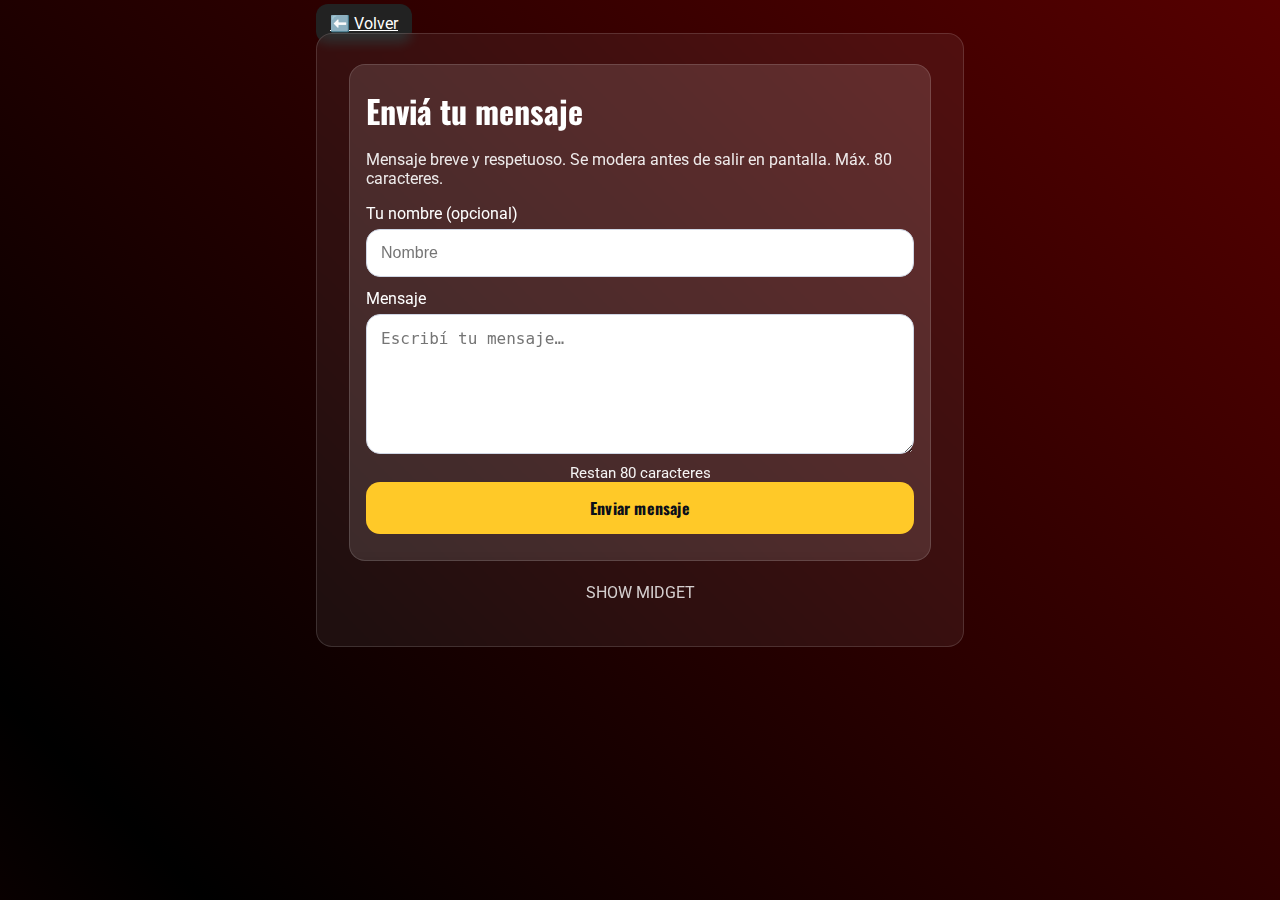
<file: mensajes.html>
<!doctype html>
<html lang="es">
<head>
  <meta charset="utf-8" />
  <meta name="viewport" content="width=device-width, initial-scale=1" />
  <title>SHOW MIDGET – Mensajes</title>
  <meta name="description" content="Envío de mensajes para mostrarse en pantalla durante el espectáculo."/>
  <link href="https://fonts.googleapis.com/css2?family=Oswald:wght@300;400;500;700&family=Roboto:wght@300;400;500&display=swap" rel="stylesheet">
  <meta name="theme-color" content="#000000">
  <style>
    :root{
      --bg1:#7F0000; --bg2:#000000; --ink:#0b0f1a; --gold:#FFC928;
      --card: rgba(255,255,255,.06); --border: rgba(255,255,255,.14); --white:#fff;
    }
    *{box-sizing:border-box}
    html,body{height:100%}
    body{
      margin:0;color:var(--white);
      font-family:'Roboto',system-ui,-apple-system,Segoe UI,Ubuntu,Helvetica,Arial,sans-serif;
      min-height:100dvh; display:flex; flex-direction:column;
      background: linear-gradient(45deg, var(--bg1), var(--bg2), var(--bg1), var(--bg2));
      background-size: 400% 400%;
      animation: gradientAnimation 14s ease-in-out infinite;
    }
.page { min-height: 100dvh; display: flex; flex-direction: column; }
main { flex: 1 0 auto; }        /* ocupa el espacio y empuja el footer hacia abajo */
footer.footer-actions { flex-shrink: 0; }
    @keyframes gradientAnimation{0%{background-position:0% 50%}50%{background-position:100% 50%}100%{background-position:0% 50%}}
    .wrap{width:100%;max-width:680px;margin:0 auto;padding:14px 16px 28px;flex:1}
    .topbar{display:flex;align-items:center;gap:8px;margin:8px 0 12px}
    .back{background:#222;color:#fff;border:none;border-radius:12px;padding:10px 14px;font-size:1rem;cursor:pointer}
    .card{background:var(--card);border:1px solid var(--border);border-radius:16px;padding:16px;backdrop-filter:blur(6px)}
    h1{margin:6px 0 6px;font-family:'Oswald',sans-serif}
    .hint{opacity:.9}
    label{display:block;margin-top:12px;margin-bottom:6px}
    input,textarea,button{
      width:100%;padding:14px;border-radius:14px;border:1px solid #cfd6e4;font-size:1rem
    }
    textarea{min-height:140px}
    button{
      cursor:pointer;background:var(--gold);border:none;color:var(--ink);
      font-weight:800;font-family:'Oswald',sans-serif;letter-spacing:.2px
    }
    .result{margin-top:10px;font-size:.95rem}
    .result.ok{font-size:1.05rem}
    .contador{margin-top:6px;font-size:.95rem;opacity:.95;text-align:center;transition:color .2s ease}
    .contador.alerta{color:#ff5c5c;font-weight:700}
    footer{margin-top:22px;text-align:center;opacity:.8}
  </style>
</head>
<body>
    <div class="wrap">
    <a class="back" href="index.html">⬅️ Volver</a>
    <div class="card">
  <div class="wrap">

    <div class="card">
      <h1>Enviá tu mensaje</h1>
      <p class="hint">Mensaje breve y respetuoso. Se modera antes de salir en pantalla. Máx. 80 caracteres.</p>

      <label for="nombre">Tu nombre (opcional)</label>
      <input id="nombre" maxlength="30" placeholder="Nombre" />

      <label for="mensaje">Mensaje</label>
      <textarea id="mensaje" maxlength="80" placeholder="Escribí tu mensaje…" required></textarea>
      <div id="contador" class="contador">Restan 80 caracteres</div>

      <button id="enviar">Enviar mensaje</button>
      <div id="resultado" class="result"></div>
    </div>

    <footer>SHOW MIDGET</footer>
  </div>

<script>
  // Reusa tu Google Form existente
  const FORM_URL = "https://docs.google.com/forms/d/e/1FAIpQLScqZJieBCb75INgLVjFqcVehodF86JomU5XMpa-0JN6cYzqpw/formResponse";
  const ENTRY_MENSAJE = "entry.1663842386";

  const LS_KEY = 'showmidget_nombre';
  const nombreEl = document.getElementById('nombre');
  const mensajeEl = document.getElementById('mensaje');
  const btn = document.getElementById('enviar');
  const res = document.getElementById('resultado');
  const contadorEl = document.getElementById('contador');
  const MAX = mensajeEl.maxLength;

  nombreEl.value = localStorage.getItem(LS_KEY) || '';

  function actualizarContador() {
    const restantes = MAX - mensajeEl.value.length;
    contadorEl.textContent = `Restan ${restantes} caracteres`;
    if(restantes <= 10){
      contadorEl.classList.add('alerta');
    } else {
      contadorEl.classList.remove('alerta');
    }
  }
  mensajeEl.addEventListener('input', actualizarContador);
  actualizarContador();

  btn.addEventListener('click', () => {
    const nombre = (nombreEl.value || '').trim().slice(0,30);
    const mensaje = (mensajeEl.value || '').trim().slice(0,80);

    if(!mensaje){
      res.textContent = '❌ Escribí un mensaje antes de enviar.';
      res.className = 'result';
      return;
    }

    const mensajeCompleto = nombre ? `${mensaje} - ${nombre}` : mensaje;
    const fd = new FormData();
    fd.append(ENTRY_MENSAJE, mensajeCompleto);

    btn.disabled = true; btn.textContent = 'Enviando…';
    fetch(FORM_URL, { method: 'POST', mode: 'no-cors', body: fd })
      .then(() => {
        if(nombre) localStorage.setItem(LS_KEY, nombre);
        mensajeEl.value = '';
        actualizarContador();
        res.textContent = '✅ ¡Gracias! Tu mensaje fue enviado.';
        res.className = 'result ok';
      })
      .catch(() => {
        res.textContent = '⚠️ No se pudo enviar. Intentá nuevamente.';
        res.className = 'result';
      })
      .finally(() => {
        btn.disabled = false; btn.textContent = 'Enviar mensaje';
      });
  });
</script>
</body>
</html>
</file>
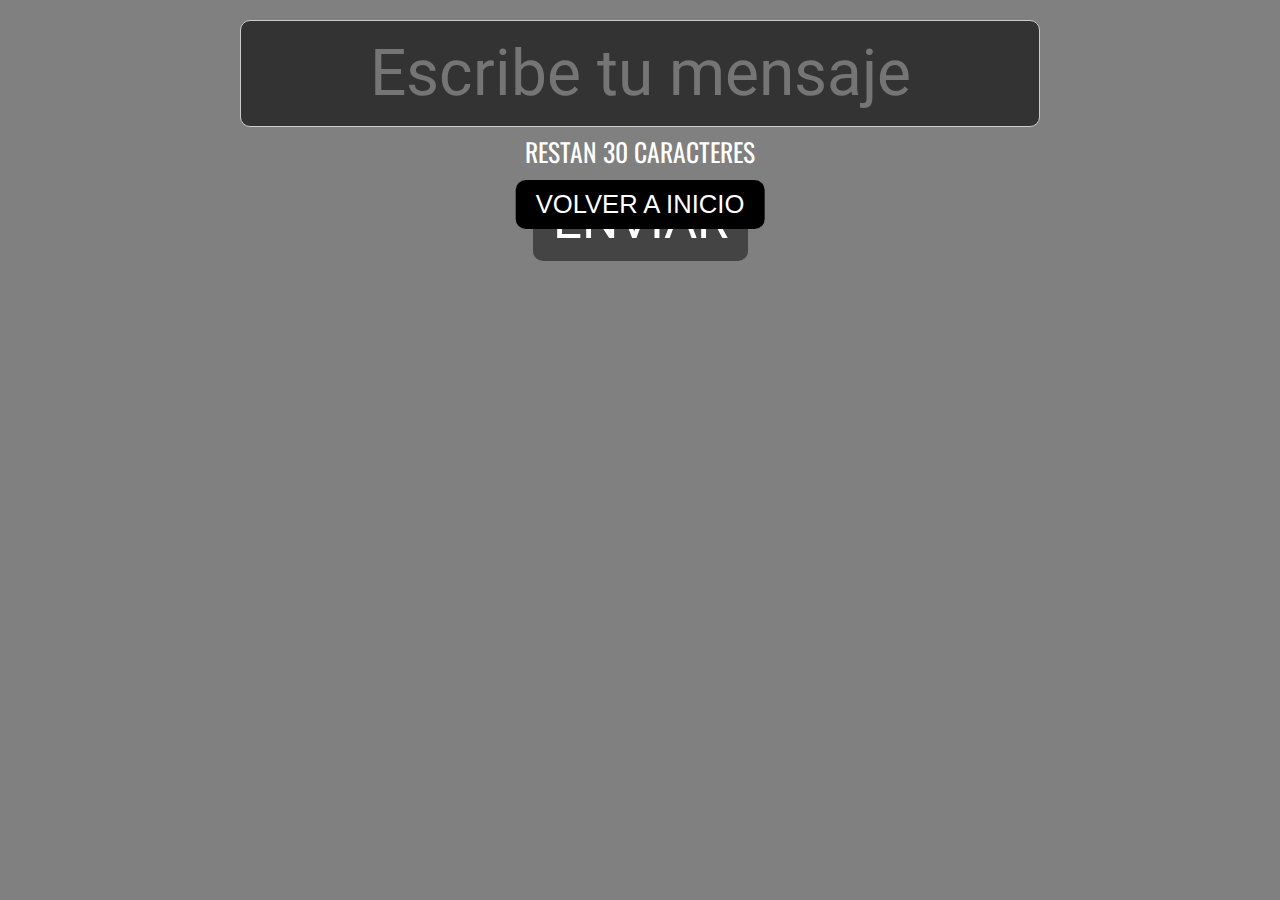
<file: pagina_mensaje_pantalla.html>
<!DOCTYPE html>
<html lang="es">
<head>
    <meta charset="UTF-8">
    <meta name="viewport" content="width=device-width, initial-scale=1.0" user-scalable="no">
    <title>Mensajes en Pantalla</title>
<link href="https://fonts.googleapis.com/css2?family=Oswald:wght@300;400;500;700&family=Roboto:wght@300;400;500&display=swap" rel="stylesheet">
    <style>
        body {
            margin: 0;
            background-color: grey; /* Fondo inicial gris */
            color: white;
            overflow: hidden;
        font-family: 'Oswald', sans-serif;
            user-select: none; /* Desactiva la selección de texto */
        }
        #input-container {
            position: absolute;
            top: 20px; /* Coloca todo bien arriba */
            left: 50%;
            transform: translateX(-50%);
            text-align: center;
            z-index: 10;
            width: 80%; /* Para que todo el contenido esté más centrado */
        }
        #text-input {
    font-family: 'Roboto', sans-serif;            
font-size: 5vw; /* Área de texto más grande */
            padding: 15px;
            color: white;
            width: 100%; /* Ocupa el 100% del ancho del contenedor */
            max-width: 800px; /* Limita el ancho máximo */
            box-sizing: border-box;
            text-align: center; /* Texto centrado en el input */
            border-radius: 10px; /* Bordes redondeados */
            border: 1px solid #ccc; /* Borde del área de texto */
            background-color: #333; /* Fondo del área de texto */
        }
        #send-button {
font-family: 'Roboto', sans-serif;           
 font-size: 4vw; /* Botón también más grande */
            padding: 10px 20px;
            margin-top: 10px;
            background-color: #444;
            border: none;
            color: white;
            cursor: pointer;
            border-radius: 10px; /* Bordes redondeados */
        }
        #back-button {
            display: none;
            position: absolute;
            top: 20px; /* Se coloca bien arriba */
            left: 50%;
            transform: translateX(-50%);
            font-size: 2vw;
            padding: 10px 20px;
            background-color: #444;
            border: none;
            color: white;
            cursor: pointer;
            z-index: 10;
            border-radius: 10px; /* Bordes redondeados */
        }
        #home-button {
            position: absolute;
            top: 180px; /* Un poco más abajo que el botón de volver */
            left: 50%;
            transform: translateX(-50%);
            font-size: 2vw;
            padding: 10px 20px;
            background-color: #000;
            border: none;
            color: white;
            cursor: pointer;
            z-index: 10;
            border-radius: 10px; /* Bordes redondeados */
        }
        #char-counter {
            margin-top: 5px;
            font-size: 2vw;
        }
        #message {
            position: absolute;
            bottom: 0%; /* Empieza más abajo para no aparecer tan avanzado */
            left: 50%;
            transform: translateX(-50%) rotate(90deg);
            white-space: nowrap;
    font-family: 'Roboto', sans-serif;         
   font-size: 30vw;
            animation: scroll-up 12s linear infinite; /* Aumenta la velocidad cambiando la duración a 10s */
            user-select: none;
            font-weight: bold; /* Añadir esta línea para poner el texto en negrita */
        }
        @keyframes scroll-up {
            0% {
                bottom: -200%; /* Empieza fuera de la pantalla por la parte inferior */
            }
            100% {
                bottom: calc(100% + 125vw); /* Termina fuera de la pantalla por la parte superior */
            }
        }
    </style>
</head>
<body>
    <div id="input-container">
        <input type="text" id="text-input" maxlength="30" placeholder="Escribe tu mensaje" />
        <div id="char-counter">RESTAN 30 CARACTERES</div>
        <button id="send-button">ENVIAR</button>
    </div>
    <button id="back-button">VOLVER</button>
    <button id="home-button" onclick="window.location.href='index.html'">VOLVER A INICIO</button> <!-- Botón para volver a la página principal -->
    <div id="message"></div>

    <script>
        const sendButton = document.getElementById('send-button');
        const backButton = document.getElementById('back-button');
        const homeButton = document.getElementById('home-button'); // Botón "Volver a Inicio"
        const textInput = document.getElementById('text-input');
        const message = document.getElementById('message');
        const charCounter = document.getElementById('char-counter');

        // Actualiza el contador de caracteres restantes
        textInput.addEventListener('input', () => {
            const remainingChars = 30 - textInput.value.length;
            charCounter.textContent = `Restan ${remainingChars} caracteres`;
        });

        sendButton.addEventListener('click', () => {
            let text = textInput.value.trim();
            if (text) {
                // Añadir 6 espacios al principio y 10 al final del mensaje
                text = '  ' + text + '             '; // Se añaden espacios

                textInput.style.display = 'none';
                sendButton.style.display = 'none';
                backButton.style.display = 'block';
                homeButton.style.display = 'none'; // Ocultar botón "Volver a Inicio"
                charCounter.style.display = 'none';
                message.textContent = text;
                document.body.style.backgroundColor = 'black'; // Cambia el fondo a negro

                // Ajusta la duración de la animación según el tamaño del mensaje
                const messageLength = text.length;
                const scrollDuration = Math.max(4, (messageLength / 3)); // Aumenta la velocidad de scroll

                // Reinicia la posición para comenzar la animación desde abajo
                message.style.animation = 'none'; // Detener la animación
                message.offsetHeight; // Forzar reflow
                message.style.animation = `scroll-up ${scrollDuration}s linear infinite`; // Asigna la nueva animación con duración ajustada
                message.style.bottom = '-300%'; // Comienza más abajo 
            }
        });

        backButton.addEventListener('click', () => {
            textInput.style.display = 'block';
            sendButton.style.display = 'block';
            charCounter.style.display = 'block';
            backButton.style.display = 'none';
            homeButton.style.display = 'block'; // Mostrar botón "Volver a Inicio" al volver
            message.textContent = '';
            message.style.animation = 'none'; // Detener el scroll
            document.body.style.backgroundColor = 'grey'; // Vuelve al fondo gris
            textInput.value = '';
            charCounter.textContent = 'Restan 30 caracteres'; // Reinicia el contador
        });

        const colors = ['red', 'yellow', 'blue', 'lightgreen', 'orange'];
        let currentColorIndex = 0;

        // Cambiar color al hacer clic en el mensaje animado
        message.addEventListener('click', () => {
            currentColorIndex = (currentColorIndex + 1) % colors.length; // Cambia al siguiente color
            message.style.color = colors[currentColorIndex];
        });

        // Al hacer clic en "Volver", restaurar el color a blanco
        backButton.addEventListener('click', () => {
            textInput.style.display = 'block';
            sendButton.style.display = 'block';
            backButton.style.display = 'none';
            homeButton.style.display = 'block'; // Mostrar botón "Volver a Inicio" al volver
            message.textContent = '';
            message.style.animation = 'none'; // Detener el scroll
            message.style.color = 'white'; // Restaurar el color a blanco para el próximo mensaje
        });
    </script>
</body>
</html>
</file>
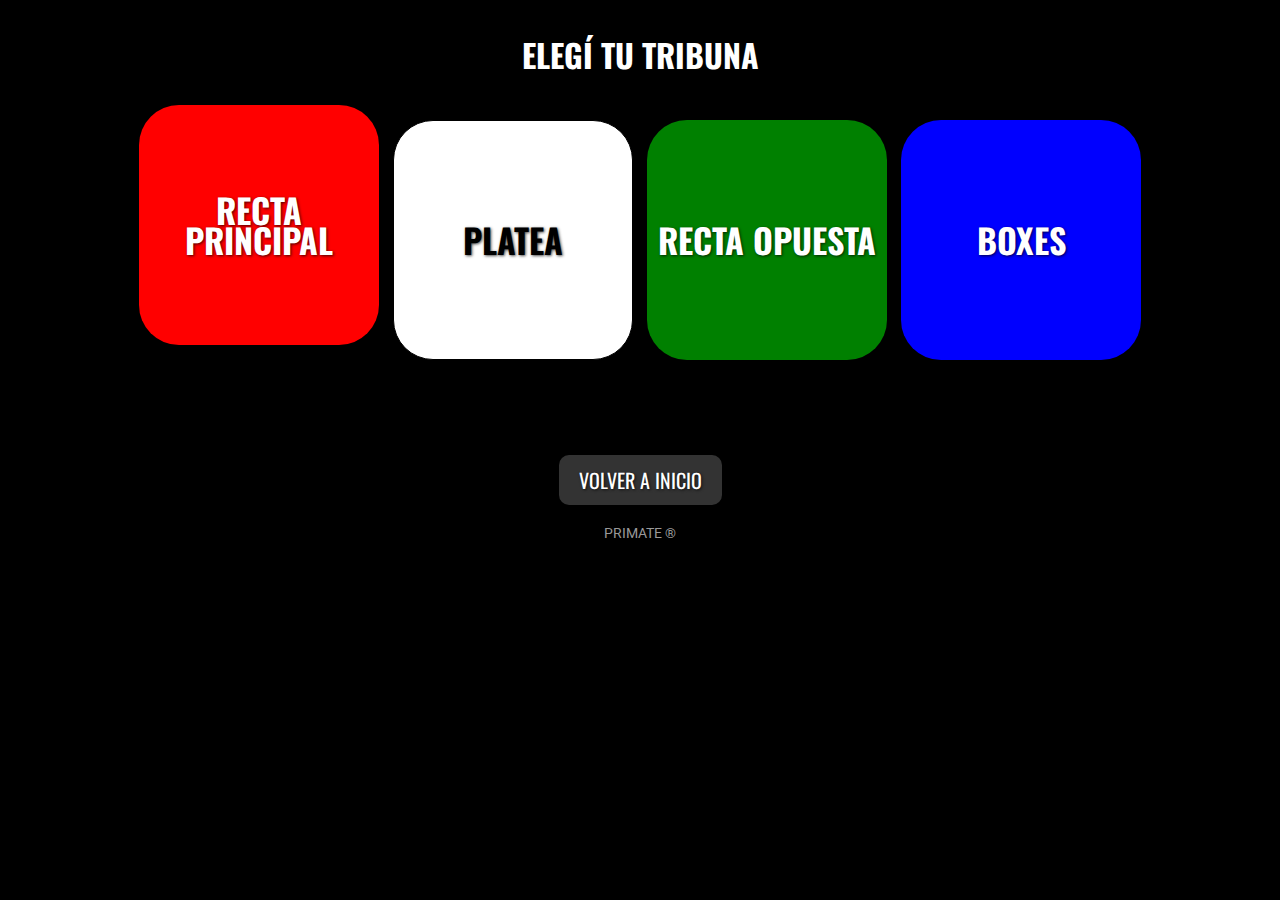
<file: pagina_selecciona_tribuna.html>
<!DOCTYPE html>
<html lang="es">
<head>
    <meta charset="UTF-8">
    <meta name="viewport" content="width=device-width, initial-scale=1.0">
    <title>Seleccionar Tribuna</title>
    <link href="https://fonts.googleapis.com/css2?family=Oswald:wght@300;400;500;700&family=Roboto:wght@300;400;500&display=swap" rel="stylesheet">
    <style>
        body {
            font-family: 'Oswald', sans-serif;
            text-align: center;
            padding: 10px;
            margin: 0;
            background-color: black; /* Cambiado a negro */
        }

        h1 {
            color: white; /* Color blanco */
            text-shadow: 3px 3px 6px rgba(0, 0, 0, 0.6); /* Sombreado del texto */
        }

        .tribuna-btn {
            display: inline-block;
            width: 240px;
            height: 240px;
            line-height: 30px;
            margin: 5px;
            color: #fff;
	    font-family: 'Oswald', sans-serif;
            font-size: 34px;
            border: none;
            cursor: pointer;
            border-radius: 40px;
            font-weight: bold; /* Fuente en negrita */
            text-shadow: 1px 1px 3px rgba(0, 0, 0, 0.7); /* Sombreado del texto de los botones */
        }

        .rojo { background-color: red; }        /* Recta Principal */
        .blanco { background-color: white; color: black; border: 1px solid black; } /* Platea */
        .verde { background-color: green; }      /* Recta Opuesta */
        .azul { background-color: blue; }        /* Boxes */

        .hidden { display: none; }

        .volver-btn {
            display: inline-block;
            margin-top: 20px;
            padding: 10px 20px;
	font-family: 'Oswald', sans-serif;
            font-size: 20px;
            border: none;
            cursor: pointer;
            border-radius: 10px;
            background-color: black; /* Color negro por defecto */
            color: black; /* Texto negro por defecto en la página inicial */
            text-shadow: 1px 1px 3px rgba(0, 0, 0, 0.7); /* Sombreado del texto */
        }

        .volver-btn-blanco {
            color: white; /* Texto blanco cuando se selecciona una tribuna */
        }

        .volverinicio-btn {
            display: inline-block;
            margin-top: 20px;
            padding: 10px 20px;
font-family: 'Oswald', sans-serif;
            font-size: 20px;
            border: none;
            cursor: pointer;
            border-radius: 10px;
            background-color: #333;
            color: #fff;
            text-shadow: 1px 1px 3px rgba(0, 0, 0, 0.7); /* Sombreado del texto */
        }

        #mensaje-brillo {
            position: fixed;
            top: 50%;
            left: 50%;
            transform: translate(-50%, -50%);
            color: white;
            font-size: 40px;
            padding: 20px;
            opacity: 0;
            visibility: hidden;
            transition: opacity 1s ease-in-out;
            text-shadow: 1px 1px 3px rgba(0, 0, 0, 0.7); /* Sombreado del texto */
        }

        #creditos {
            margin-top: 20px;
font-family: 'Roboto', sans-serif;            
font-size: 14px;
            color: #999;
            text-shadow: 1px 1px 3px rgba(0, 0, 0, 0.7); /* Sombreado del texto */
        }

        .hidden-creditos {
            display: none;
        }

        /* Estilo para centrar el botón "VOLVER A INICIO" */
        #volver-inicio {
            display: block;
            margin: 20px auto;
        }
    </style>
</head>
<body>
    <h1 id="titulo">ELEGÍ TU TRIBUNA</h1>
    <div id="opciones">
        <button class="tribuna-btn rojo" onclick="cambiarTribuna('red')">RECTA PRINCIPAL</button>
        <button class="tribuna-btn blanco" onclick="cambiarTribuna('white')">PLATEA</button>
        <button class="tribuna-btn verde" onclick="cambiarTribuna('green')">RECTA OPUESTA</button> <!-- Cambiado a verde -->
        <button class="tribuna-btn azul" onclick="cambiarTribuna('blue')">BOXES</button> <!-- Cambiado a azul -->
    </div>
    <button id="volver" class="volver-btn hidden" onclick="mostrarOpciones()">Volver</button>
    <button id="volver-inicio" class="volverinicio-btn">VOLVER A INICIO</button>

    <div id="mensaje-brillo">SUBÍ AL MÁXIMO EL BRILLO DE TU PANTALLA</div>
    <!-- Créditos al estilo de créditos -->
    <div id="creditos">
        <a href="http://www.primate.com.ar" target="_blank" style="color: #999; text-decoration: none;">PRIMATE ®</a>
    </div>

    <script>
        let strobeInterval;

        function cambiarTribuna(color) {
            const opciones = document.getElementById('opciones');
            const titulo = document.getElementById('titulo');
            const volver = document.getElementById('volver');
            const mensaje = document.getElementById('mensaje-brillo');
            const creditos = document.getElementById('creditos');

            // Esconder opciones y mostrar botón "Volver"
            opciones.classList.add('hidden');
            titulo.classList.add('hidden');
            volver.classList.remove('hidden');
            volver.classList.add('volver-btn-blanco'); // Cambiar el color del texto a blanco
            volver.style.backgroundColor = 'gray'; // Cambiar el fondo a gris

            // Esconder créditos cuando se selecciona una tribuna
            creditos.classList.add('hidden-creditos');

            // Ocultar botón "VOLVER A INICIO"
            document.getElementById('volver-inicio').style.display = 'none';

            // Parpadeo del fondo
            let strobe = true;
            if (strobeInterval) {
                clearInterval(strobeInterval);
            }

            strobeInterval = setInterval(() => {
                document.body.style.backgroundColor = strobe ? 'black' : color;
                strobe = !strobe;
            }, 250); // Parpadeo cada 250ms

            // Mostrar el mensaje de brillo
            mensaje.style.visibility = 'visible';
            mensaje.style.opacity = '1';

            // Ocultar el mensaje después de 3 segundos
            setTimeout(() => {
                mensaje.style.opacity = '0';
                setTimeout(() => {
                    mensaje.style.visibility = 'hidden';
                }, 1000); // Desaparece suavemente en 1 segundo
            }, 3000); // Se muestra por 3 segundos
        }

        function mostrarOpciones() {
            // Restaurar el estado original
            document.body.style.backgroundColor = '';
            document.getElementById('opciones').classList.remove('hidden');
            document.getElementById('titulo').classList.remove('hidden');
            document.getElementById('volver').classList.add('hidden');

            // Restaurar el estilo del botón "Volver"
            const volver = document.getElementById('volver');
            volver.classList.remove('volver-btn-blanco'); // Quita la clase blanca
            volver.style.backgroundColor = 'black'; // Asegurarse que el fondo sea negro
            volver.style.color = 'black'; // Asegurarse que el texto sea negro

            // Mostrar créditos cuando se regresa a la página de inicio
            document.getElementById('creditos').classList.remove('hidden-creditos');

            // Detener el parpadeo
            if (strobeInterval) {
                clearInterval(strobeInterval);
            }

            // Mostrar el botón "VOLVER A INICIO" al volver a la página inicial
            document.getElementById('volver-inicio').style.display = 'block';
        }

        // Redirigir a index.html al hacer clic en "VOLVER A INICIO"
        document.getElementById('volver-inicio').addEventListener('click', () => {
            window.location.href = 'index.html';
        });

        // Ocultar el botón "Volver" en la página principal
        window.onload = () => {
            document.getElementById('volver').classList.add('hidden');
        };
    </script>
</body>
</html>
</file>
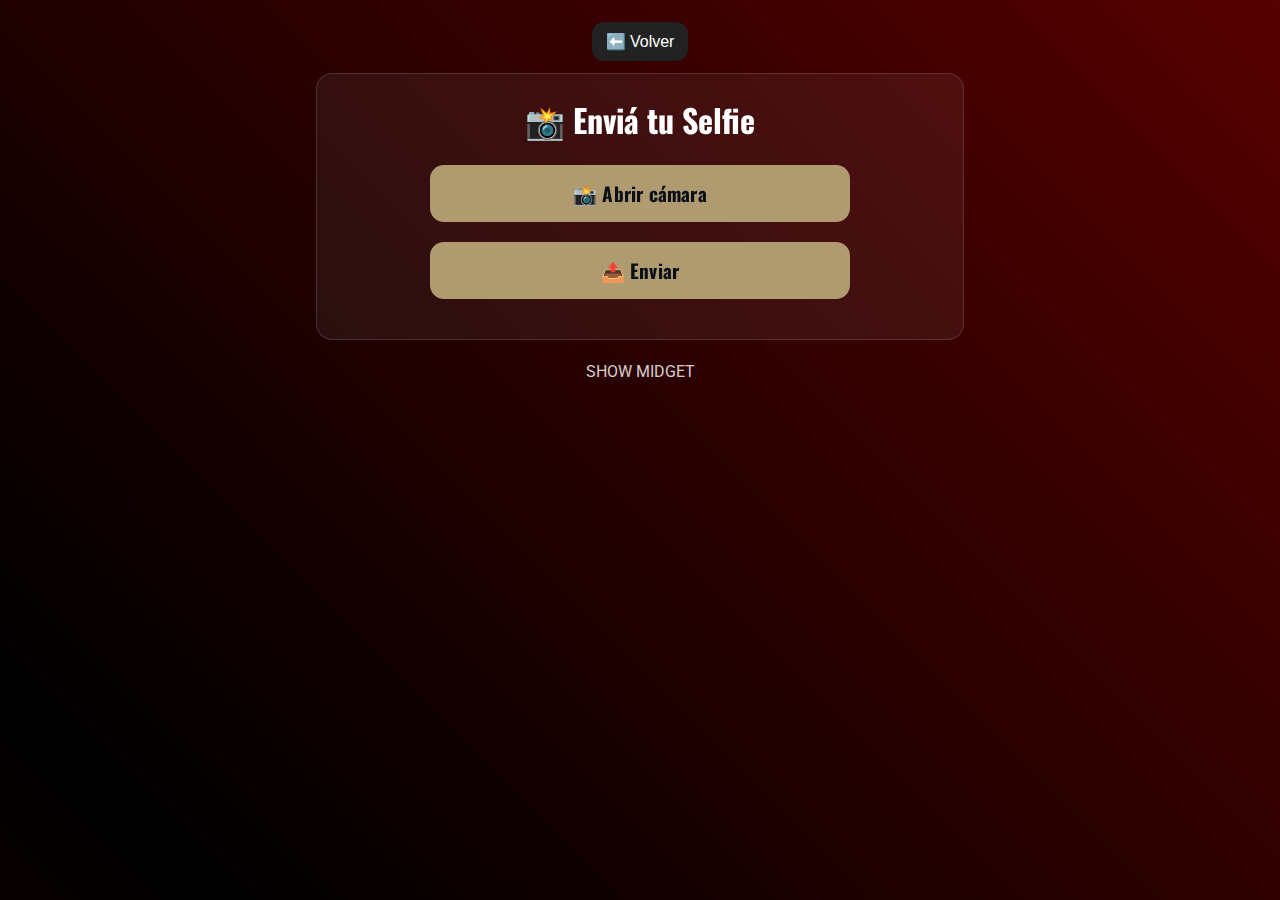
<file: selfies.html>
<!doctype html>
<html lang="es">
<head>
  <meta charset="UTF-8" />
  <meta name="viewport" content="width=device-width, initial-scale=1.0" />
  <title>SHOW MIDGET – Selfies</title>
  <link href="https://fonts.googleapis.com/css2?family=Oswald:wght@300;400;500;700&family=Roboto:wght@300;400;500&display=swap" rel="stylesheet">
  <meta name="theme-color" content="#000000">
  <style>
    :root{
      --bg1:#7F0000; --bg2:#000000; --ink:#0b0f1a; --gold:#FFC928;
      --card: rgba(255,255,255,.06); --border: rgba(255,255,255,.14); --white:#fff;
    }
    *{box-sizing:border-box}
    html,body{height:100%}
    body{
      margin:0;color:var(--white);
      font-family:'Roboto',system-ui,-apple-system,Segoe UI,Ubuntu,Helvetica,Arial,sans-serif;
      min-height:100dvh; display:flex; flex-direction:column; align-items:stretch;
      background: linear-gradient(45deg, var(--bg1), var(--bg2), var(--bg1), var(--bg2));
      background-size: 400% 400%;
      animation: gradientAnimation 14s ease-in-out infinite;
      text-align:center;
    }
    @keyframes gradientAnimation{0%{background-position:0% 50%}50%{background-position:100% 50%}100%{background-position:0% 50%}}
    .wrap{width:100%;max-width:680px;margin:0 auto;padding:14px 16px 28px;flex:1}
    .topbar{display:flex;align-items:center;gap:8px;margin:8px 0 12px;justify-content:center}
    .back{background:#222;color:#fff;border:none;border-radius:12px;padding:10px 14px;font-size:1rem;cursor:pointer}
    .card{background:var(--card);border:1px solid var(--border);border-radius:16px;padding:16px;backdrop-filter:blur(6px)}
    h1{margin:6px 0 12px;font-family:'Oswald',sans-serif}
    button.action{
      background:var(--sand,#af9b6f);color:var(--ink);border:none;
      padding:14px 20px;font-size:1.2rem;border-radius:14px;cursor:pointer;font-weight:800;
      width:100%;max-width:420px;margin:10px auto;font-family:'Oswald',sans-serif;letter-spacing:.2px
    }
    #preview{width:100%;max-width:320px;margin:16px auto;display:none;border-radius:14px;box-shadow:0 6px 14px rgba(0,0,0,.3)}
    #estado{margin-top:14px;font-size:1rem}
    #estado.mensaje-exito{color:#8fff8f;font-weight:700}
    footer{margin-top:22px;opacity:.8}
    input[type="file"]{display:none}
  </style>
</head>
<body>
  <div class="wrap">
   <div class="topbar">
      <button class="back" onclick="location.href='index.html'">⬅️ Volver</button>
    </div>

    <div class="card">
      <h1>📸 Enviá tu Selfie</h1>

      <input type="file" accept="image/*" capture="user" id="fileInput"/>
      <button class="action" onclick="document.getElementById('fileInput').click()">📸 Abrir cámara</button>

      <img id="preview" alt="Vista previa"/>
      <button class="action" onclick="enviar()">📤 Enviar</button>
      <div id="estado"></div>
    </div>

    <footer>SHOW MIDGET</footer>
  </div>

  <!-- Formulario oculto para Apps Script -->
  <form id="formulario" method="POST" target="invisibleFrame"
        action="https://script.google.com/macros/s/AKfycbxYP3sljeWslfTu9fy7LBuBJ8_n-ZXnIayvKo90Jqik3D_LEOLwl6c0qksm5mY3rRnY-w/exec">
    <input type="hidden" name="imageData" id="imageDataInput"/>
  </form>
  <iframe name="invisibleFrame" style="display:none"></iframe>
  <!-- Botón Volver abajo -->

<script>
  const fileInput = document.getElementById('fileInput');
  const preview   = document.getElementById('preview');
  const estado    = document.getElementById('estado');
  const form      = document.getElementById('formulario');
  const imageDataInput = document.getElementById('imageDataInput');
  let imagenBase64 = "";

  fileInput.addEventListener('change', function(){
    const file = this.files[0];
    if(!file) return;
    const reader = new FileReader();
    reader.onload = function(e){
      imagenBase64 = e.target.result;
      preview.src = imagenBase64;
      preview.style.display = 'block';
      estado.textContent = '';
    };
    reader.readAsDataURL(file);
  });

  function enviar(){
    if(!imagenBase64){
      estado.textContent='⚠️ Primero seleccioná una imagen.';
      return;
    }
    imageDataInput.value = imagenBase64;
    estado.textContent='⏳ Enviando...';
    form.submit();
    setTimeout(()=>{
      estado.textContent='✅ Selfie enviada correctamente.';
      estado.className='mensaje-exito';
      preview.style.display='none';
      fileInput.value='';
      imagenBase64='';
    }, 2000);
  }
</script>
</body>
</html>
</file>
<file: styles.css>
@import url('https://fonts.googleapis.com/css2?family=Oswald:wght@300;400;500;700&family=Roboto:wght@300;400;500&display=swap');

* { box-sizing: border-box; }

body {
  font-family: 'Roboto', sans-serif;
  margin: 0;
  padding: 20px;
  background: linear-gradient(45deg, red, black, red, black);
  background-size: 400% 400%;
  animation: gradientAnimation 15s ease infinite;
  color: #e0e0e0;
  overflow-x: hidden;
}

@keyframes gradientAnimation {
  0% { background-position: 0% 50%; }
  50% { background-position: 100% 50%; }
  100% { background-position: 0% 50%; }
}

/* Reduce motion si el usuario lo pide */
@media (prefers-reduced-motion: reduce) {
  body { animation: none !important; }
}

/* Barra de progreso */
#progress {
  position: sticky; top: 0; left: 0; right: 0;
  height: 3px; background: linear-gradient(90deg, #ff4444, #ffffff);
  transform: scaleX(0); transform-origin: left;
  transition: transform .25s ease;
  z-index: 1000;
}
#progress.active { transform: scaleX(1); }

/* Banner offline */
#offline-banner {
  position: sticky; top: 0; z-index: 1000;
  background: #9a2a2a; color: #fff; text-align: center;
  padding: 6px 10px; font-size: .9rem; border-bottom: 1px solid rgba(255,255,255,.2);
}

/* Toast */
#toast {
  position: fixed; left: 50%; bottom: 18px; transform: translateX(-50%);
  background: rgba(30,35,38,.95);
  border: 1px solid rgba(255,255,255,.18);
  color: #fff; padding: 10px 14px; border-radius: 10px;
  box-shadow: 0 6px 24px rgba(0,0,0,.35);
  z-index: 1001; max-width: 90vw;
}

/* Encabezado */
header { text-align: center; margin-bottom: 20px; }
header h1 {
  font-size: 2.5em; color: white; font-family: 'Oswald', sans-serif; font-weight: bold;
  text-shadow: 4px 4px 4px rgba(0,0,0,.4);
  animation: slideIn 1.2s ease-out;
}
@keyframes slideIn {
  from { opacity: 0; transform: translateY(-30px); }
  to { opacity: 1; transform: translateY(0); }
}

main { max-width: 1400px; margin: 0 auto; display: flex; flex-direction: column; align-items: center; }
section {
  margin-bottom: 20px; background: rgba(30,35,38,.95);
  padding: 15px; border-radius: 16px; width: 100%; max-width: 600px;
}

#date-selector {
  display: flex; justify-content: center; align-items: center; gap: 15px; flex-wrap: wrap;
  padding: 15px; background: rgba(255,255,255,.05); border-radius: 12px;
  box-shadow: 4px 4px 4px rgba(0,0,0,.4); transition: transform .3s ease;
}
#date-selector:hover { transform: translateY(-5px); }
#date-selector label {
  font-size: 1.2em; color: white; font-family: 'Oswald', sans-serif;
  text-shadow: 2px 2px 2px rgba(0,0,0,.4);
}
#fecha-select {
  padding: 10px; font-size: 1.1em; border: 2px solid white; border-radius: 8px; background: #2e2e2e; color: #e0e0e0; min-width: 180px;
  font-family: 'Roboto', sans-serif; transition: border-color .3s ease, background .3s ease;
}
#fecha-select:focus { border-color: #ff4444; background: #3a3a3a; outline: none; }

#date-selector button,
.button {
  padding: 10px 20px; font-size: 1.1em; background: #ff4444; color: white; border: 2px solid black; border-radius: 8px; cursor: pointer;
  font-family: 'Oswald', sans-serif; font-weight: bold; text-shadow: 2px 2px 2px rgba(0,0,0,.4);
  transition: background .3s ease, transform .2s ease, box-shadow .3s ease;
}
#date-selector button:hover, .button:hover { background: #ff6666; transform: translateY(-2px); box-shadow: 4px 4px 4px rgba(0,0,0,.4); }

#race-list, #results { box-shadow: 4px 4px 4px rgba(0,0,0,.4); transition: transform .3s ease; }
#race-list:hover, #results:hover { transform: translateY(-5px); }

#race-list h2, #results h2 {
  font-size: 1.5em; color: white; font-family: 'Oswald', sans-serif;
  margin: 0 0 10px 0; text-transform: uppercase; letter-spacing: 1px;
  text-shadow: 2px 2px 2px rgba(0,0,0,.4);
}

#race-list ul {
  list-style: none; padding: 0; display: grid;
  grid-template-columns: repeat(3, 1fr); gap: 12px; max-width: 600px; margin: 0 auto;
}
#race-list li {
  padding: 8px; background: #2c2c2c; border: 2px solid white; border-radius: 8px; cursor: pointer; font-size: .9em; text-align: center;
  font-family: 'Oswald', sans-serif; color: white; text-shadow: 2px 2px 2px rgba(0,0,0,.4);
  transition: background .3s ease, transform .2s ease, border-color .3s ease; max-width: 160px;
}
#race-list li:hover { background: #4a4a4a; transform: scale(1.03); border-color: #ff4444; }
#race-list li.active { outline: 2px solid #ffdd00; border-color: #ffdd00; }

.results-toolbar {
  display: flex; gap: 10px; align-items: center; justify-content: space-between; flex-wrap: wrap;
}
#results-search {
  flex: 1 1 220px; max-width: 280px;
  padding: 8px 10px; border-radius: 8px; border: 1px solid #555; background:#2e2e2e; color: #fff;
}

.meta-row {
  display: flex; justify-content: space-between; align-items: center; font-size: .85rem; color: #ccc; margin: 8px 0 6px;
}
#selected-pill {
  background: #30363c; border: 1px solid #495057; border-radius: 999px; padding: 4px 10px;
}
#last-updated { opacity: .9; }

.table-container { overflow-x: auto; padding: 5px; }

table {
  width: 100%; border-collapse: separate; border-spacing: 0; background: #2e2e2e; border-radius: 12px; overflow: hidden;
  box-shadow: 4px 4px 4px rgba(0,0,0,.4);
}
th, td { padding: 12px; text-align: center; border: 1px solid #444; }
th {
  background: #ff4444; color: white; font-family: 'Oswald', sans-serif; font-weight: bold; font-size: 1em; text-transform: uppercase;
  text-shadow: 2px 2px 2px rgba(0,0,0,.4);
  position: sticky; top: 0; z-index: 1; /* sticky head */
}
td { font-size: .9em; color: #e0e0e0; font-family: 'Roboto', sans-serif; }
tbody tr:first-child { background: #ff6666; color: white; font-weight: bold; }
tbody tr:nth-child(odd) { background: #3a3a3a; }
tbody tr:nth-child(even) { background: #2e2e2e; }
tbody tr:hover { background: #555; transition: background .2s ease; }
.penalty { color: #ffdd00; font-weight: bold; }

/* Resaltado de filas actualizadas (si usás highlight.js) */
.updated-race { animation: flashRow 1.2s ease-in-out 2; }
@keyframes flashRow {
  0% { filter: brightness(1); }
  50% { filter: brightness(1.5); }
  100% { filter: brightness(1); }
}

/* Skeleton */
.skeleton { margin: 8px 0; }
.skeleton .row {
  height: 28px; background: linear-gradient(90deg, #2c2c2c 25%, #3a3a3a 37%, #2c2c2c 63%);
  background-size: 400% 100%; animation: shimmer 1.2s infinite linear; border-radius: 6px; margin: 8px 0;
}
@keyframes shimmer { 0% { background-position: 200% 0; } 100% { background-position: -200% 0; } }

/* Responsive */
@media (max-width: 768px) {
  header h1 { font-size: 2em; }
  #date-selector { flex-direction: column; gap: 12px; }
  #date-selector label, #fecha-select, #date-selector button { width: 100%; max-width: 350px; }
  #race-list ul { grid-template-columns: repeat(3, 1fr); max-width: 500px; }
  table { font-size: .85em; }
  th, td { padding: 8px; }
}

@media (max-width: 480px) {
  header h1 { font-size: 1.6em; }
  #race-list h2, #results h2 { font-size: 1.2em; }
  #race-list ul { grid-template-columns: repeat(3, 1fr); max-width: 400px; }
  #race-list li { max-width: 120px; font-size: .8em; padding: 6px; }
  table { font-size: .75em; }
  th, td { padding: 6px; }
}

/* Créditos */
#creditos { text-align: center; margin-top: 20px; font-family: 'Roboto', sans-serif; }
#creditos a { color: #999; font-size: .9em; text-decoration: none; transition: color .3s ease; }
#creditos a:hover { color: #ff4444; text-decoration: underline; }
</file>
<file: tiempos/styles.css>
@import url('https://fonts.googleapis.com/css2?family=Oswald:wght@300;400;500;700&family=Roboto:wght@300;400;500&display=swap');

* {
    box-sizing: border-box;
}

body {
    font-family: 'Roboto', sans-serif;
    margin: 0;
    padding: 20px;
    background: linear-gradient(45deg, red, black, red, black);
    background-size: 400% 400%;
    animation: gradientAnimation 15s ease infinite;
    color: #e0e0e0;
    overflow-x: hidden;
}

@keyframes gradientAnimation {
    0% { background-position: 0% 50%; }
    50% { background-position: 100% 50%; }
    100% { background-position: 0% 50%; }
}

header {
    text-align: center;
    margin-bottom: 20px; /* Reduced from 30px */
}

header h1 {
    font-size: 2.5em;
    color: white;
    font-family: 'Oswald', sans-serif;
    font-weight: bold;
    text-shadow: 4px 4px 4px rgba(0, 0, 0, 0.4);
    animation: slideIn 1.2s ease-out;
}

@keyframes slideIn {
    from {
        opacity: 0;
        transform: translateY(-30px);
    }
    to {
        opacity: 1;
        transform: translateY(0);
    }
}

main {
    max-width: 1400px;
    margin: 0 auto;
    display: flex;
    flex-direction: column;
    align-items: center; /* Center all blocks */
}

section {
    margin-bottom: 20px; /* Reduced from 40px to bring blocks closer */
    background: rgba(30, 35, 38, 0.95);
    padding: 15px; /* Reduced from 25px for compactness */
    border-radius: 16px;
    width: 100%;
    max-width: 600px; /* Match race-list width for alignment */
    /* No shadow on outer section */
}

#date-selector {
    display: flex;
    justify-content: center;
    align-items: center;
    gap: 15px;
    flex-wrap: wrap;
    padding: 15px;
    background: rgba(255, 255, 255, 0.05);
    border-radius: 12px;
    box-shadow: 4px 4px 4px rgba(0, 0, 0, 0.4);
    transition: transform 0.3s ease;
}

#date-selector:hover {
    transform: translateY(-5px);
}

#date-selector label {
    font-size: 1.2em;
    color: white;
    font-family: 'Oswald', sans-serif;
    text-shadow: 2px 2px 2px rgba(0, 0, 0, 0.4);
}

#fecha-select {
    padding: 10px;
    font-size: 1.1em;
    border: 2px solid white;
    border-radius: 8px;
    background: #2e2e2e;
    color: #e0e0e0;
    min-width: 180px;
    font-family: 'Roboto', sans-serif;
    transition: border-color 0.3s ease, background 0.3s ease;
}

#fecha-select:focus {
    border-color: #ff4444;
    background: #3a3a3a;
    outline: none;
}

#date-selector button {
    padding: 10px 20px;
    font-size: 1.1em;
    background: #ff4444;
    color: white;
    border: 2px solid black;
    border-radius: 8px;
    cursor: pointer;
    font-family: 'Oswald', sans-serif;
    font-weight: bold;
    text-shadow: 2px 2px 2px rgba(0, 0, 0, 0.4);
    transition: background 0.3s ease, transform 0.2s ease, box-shadow 0.3s ease;
}

#date-selector button:hover {
    background: #ff6666;
    transform: translateY(-2px);
    box-shadow: 4px 4px 4px rgba(0, 0, 0, 0.4);
}

#race-list, #results {
    box-shadow: 4px 4px 4px rgba(0, 0, 0, 0.4);
    transition: transform 0.3s ease;
}

#race-list:hover, #results:hover {
    transform: translateY(-5px);
}

#race-list h2,
#results h2 {
    font-size: 1.5em;
    color: white;
    font-family: 'Oswald', sans-serif;
    margin-bottom: 10px; /* Reduced from 15px */
    margin-top: 5px; /* Reduced top margin for results */
    text-transform: uppercase;
    letter-spacing: 1px;
    text-shadow: 2px 2px 2px rgba(0, 0, 0, 0.4);
}

#race-list ul {
    list-style: none;
    padding: 0;
    display: grid;
    grid-template-columns: repeat(3, 1fr);
    gap: 12px;
    max-width: 600px;
    margin: 0 auto;
}

#race-list li {
    padding: 8px;
    background: #2c2c2c;
    border: 2px solid white;
    border-radius: 8px;
    cursor: pointer;
    font-size: 0.9em;
    text-align: center;
    font-family: 'Oswald', sans-serif;
    color: white;
    text-shadow: 2px 2px 2px rgba(0, 0, 0, 0.4);
    transition: background 0.3s ease, transform 0.2s ease, border-color 0.3s ease;
    max-width: 160px;
}

#race-list li:hover {
    background: #4a4a4a;
    transform: scale(1.03);
    border-color: #ff4444;
}

.table-container {
    overflow-x: auto;
    padding: 5px; /* Reduced from 10px */
}

table {
    width: 100%;
    border-collapse: separate;
    border-spacing: 0;
    background: #2e2e2e;
    border-radius: 12px;
    overflow: hidden;
    box-shadow: 4px 4px 4px rgba(0, 0, 0, 0.4);
}

th, td {
    padding: 12px;
    text-align: center;
    border: 1px solid #444;
}

th {
    background: #ff4444;
    color: white;
    font-family: 'Oswald', sans-serif;
    font-weight: bold;
    font-size: 1em;
    text-transform: uppercase;
    text-shadow: 2px 2px 2px rgba(0, 0, 0, 0.4);
}

td {
    font-size: 0.9em;
    color: #e0e0e0;
    font-family: 'Roboto', sans-serif;
}

tbody tr:first-child {
    background: #ff6666;
    color: white;
    font-weight: bold;
}

tbody tr:nth-child(odd) {
    background: #3a3a3a;
}

tbody tr:nth-child(even) {
    background: #2e2e2e;
}

tbody tr:hover {
    background: #555;
    transition: background 0.2s ease;
}

.penalty {
    color: #ffdd00;
    font-weight: bold;
}

/* Responsive Design */
@media (max-width: 768px) {
    header h1 {
        font-size: 2em;
    }

    #date-selector {
        flex-direction: column;
        gap: 12px;
    }

    #date-selector label,
    #fecha-select,
    #date-selector button {
        width: 100%;
        max-width: 350px;
    }

    #race-list ul {
        grid-template-columns: repeat(3, 1fr);
        max-width: 500px;
    }

    table {
        font-size: 0.85em;
    }

    th, td {
        padding: 8px;
    }
}

@media (max-width: 480px) {
    header h1 {
        font-size: 1.6em;
    }

    #race-list h2, #results h2 {
        font-size: 1.2em;
    }

    #race-list ul {
        grid-template-columns: repeat(3, 1fr);
        max-width: 400px;
    }

    #race-list li {
        max-width: 120px;
        font-size: 0.8em;
        padding: 6px;
    }

    table {
        font-size: 0.75em;
    }

    th, td {
        padding: 6px;
    }
}

.button {
    padding: 10px 20px;
    font-size: 1.1em;
    background: #ff4444;
    color: white;
    border: 2px solid black;
    border-radius: 8px;
    cursor: pointer;
    font-family: 'Oswald', sans-serif;
    font-weight: bold;
    text-shadow: 2px 2px 2px rgba(0, 0, 0, 0.4);
    transition: background 0.3s ease, transform 0.2s ease, box-shadow 0.3s ease;
}

.button:hover {
    background: #ff6666;
    transform: translateY(-2px);
    box-shadow: 4px 4px 4px rgba(0, 0, 0, 0.4);
}

/* Créditos */
#creditos {
    text-align: center;
    margin-top: 20px; /* Reduced from 40px */
    font-family: 'Roboto', sans-serif;
}

#creditos a {
    color: #999;
    font-size: 0.9em;
    text-decoration: none;
    transition: color 0.3s ease;
}

#creditos a:hover {
    color: #ff4444;
    text-decoration: underline;
}
</file>
